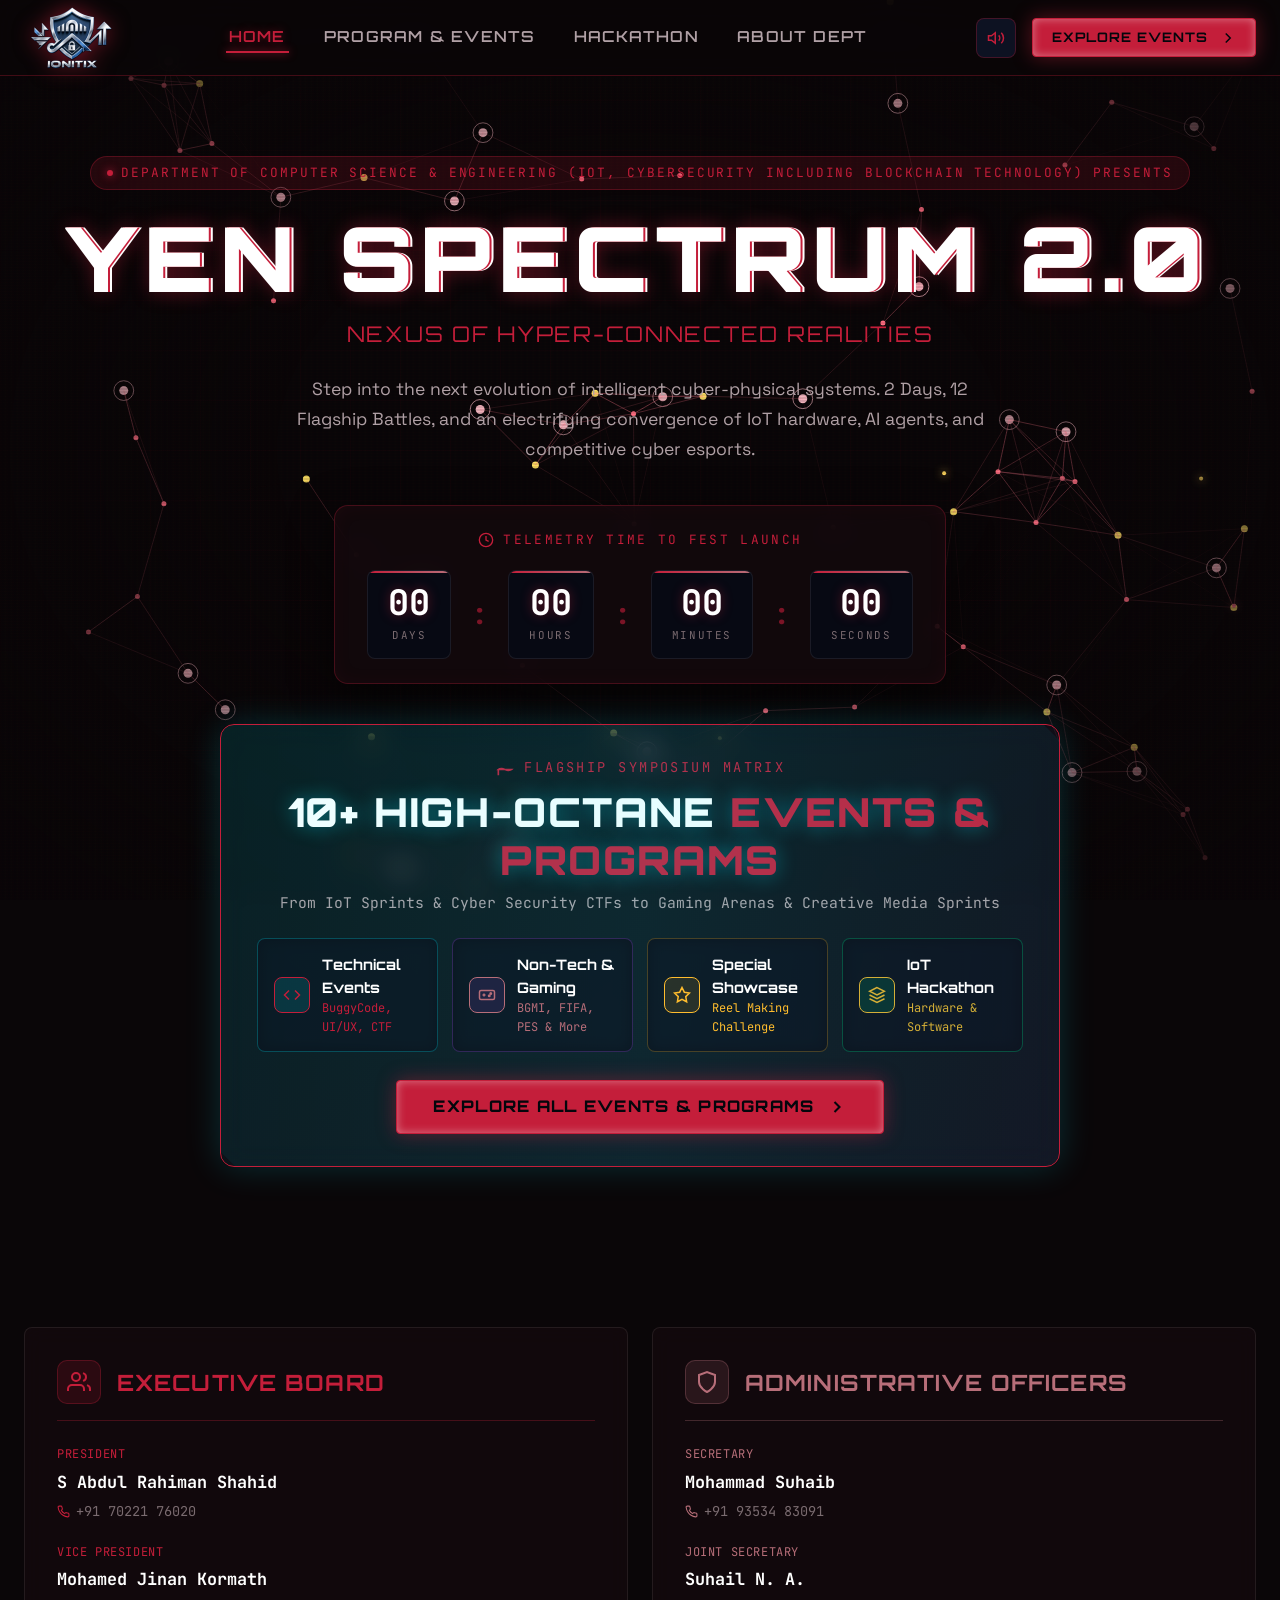
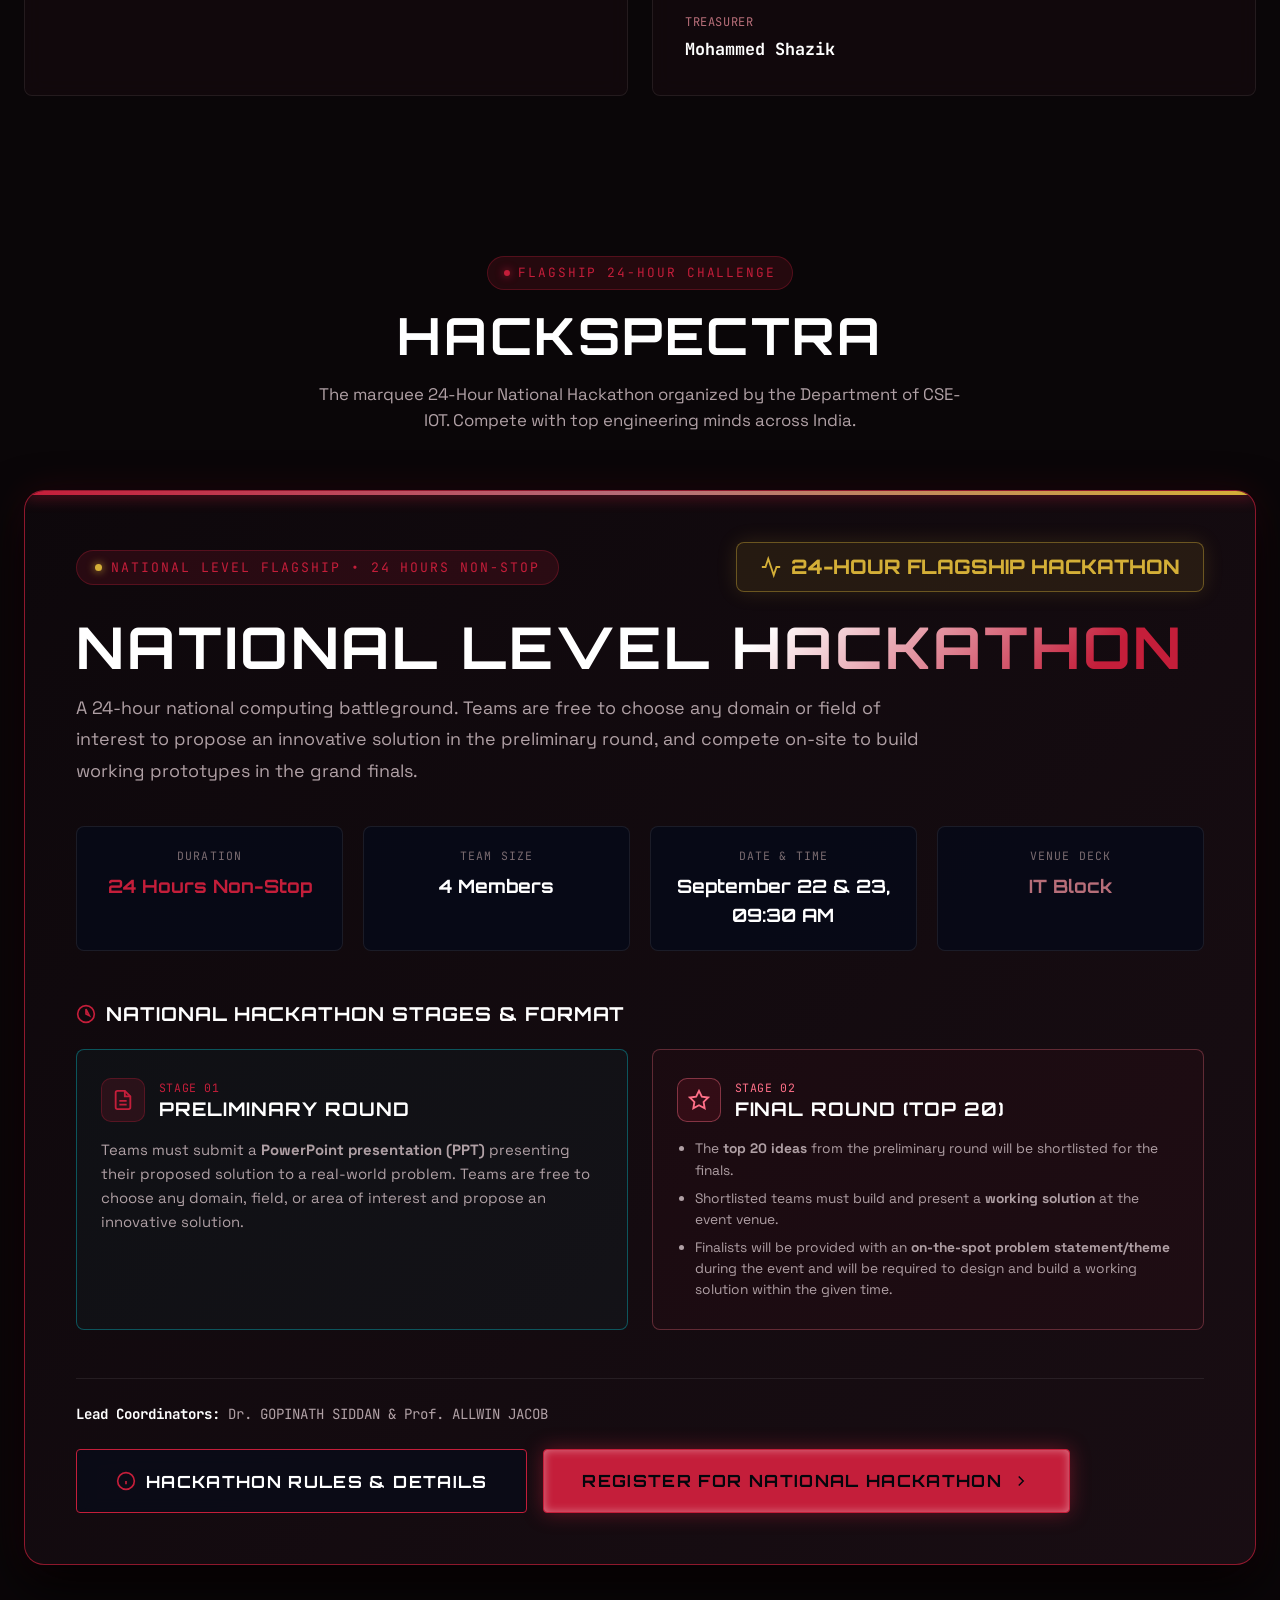
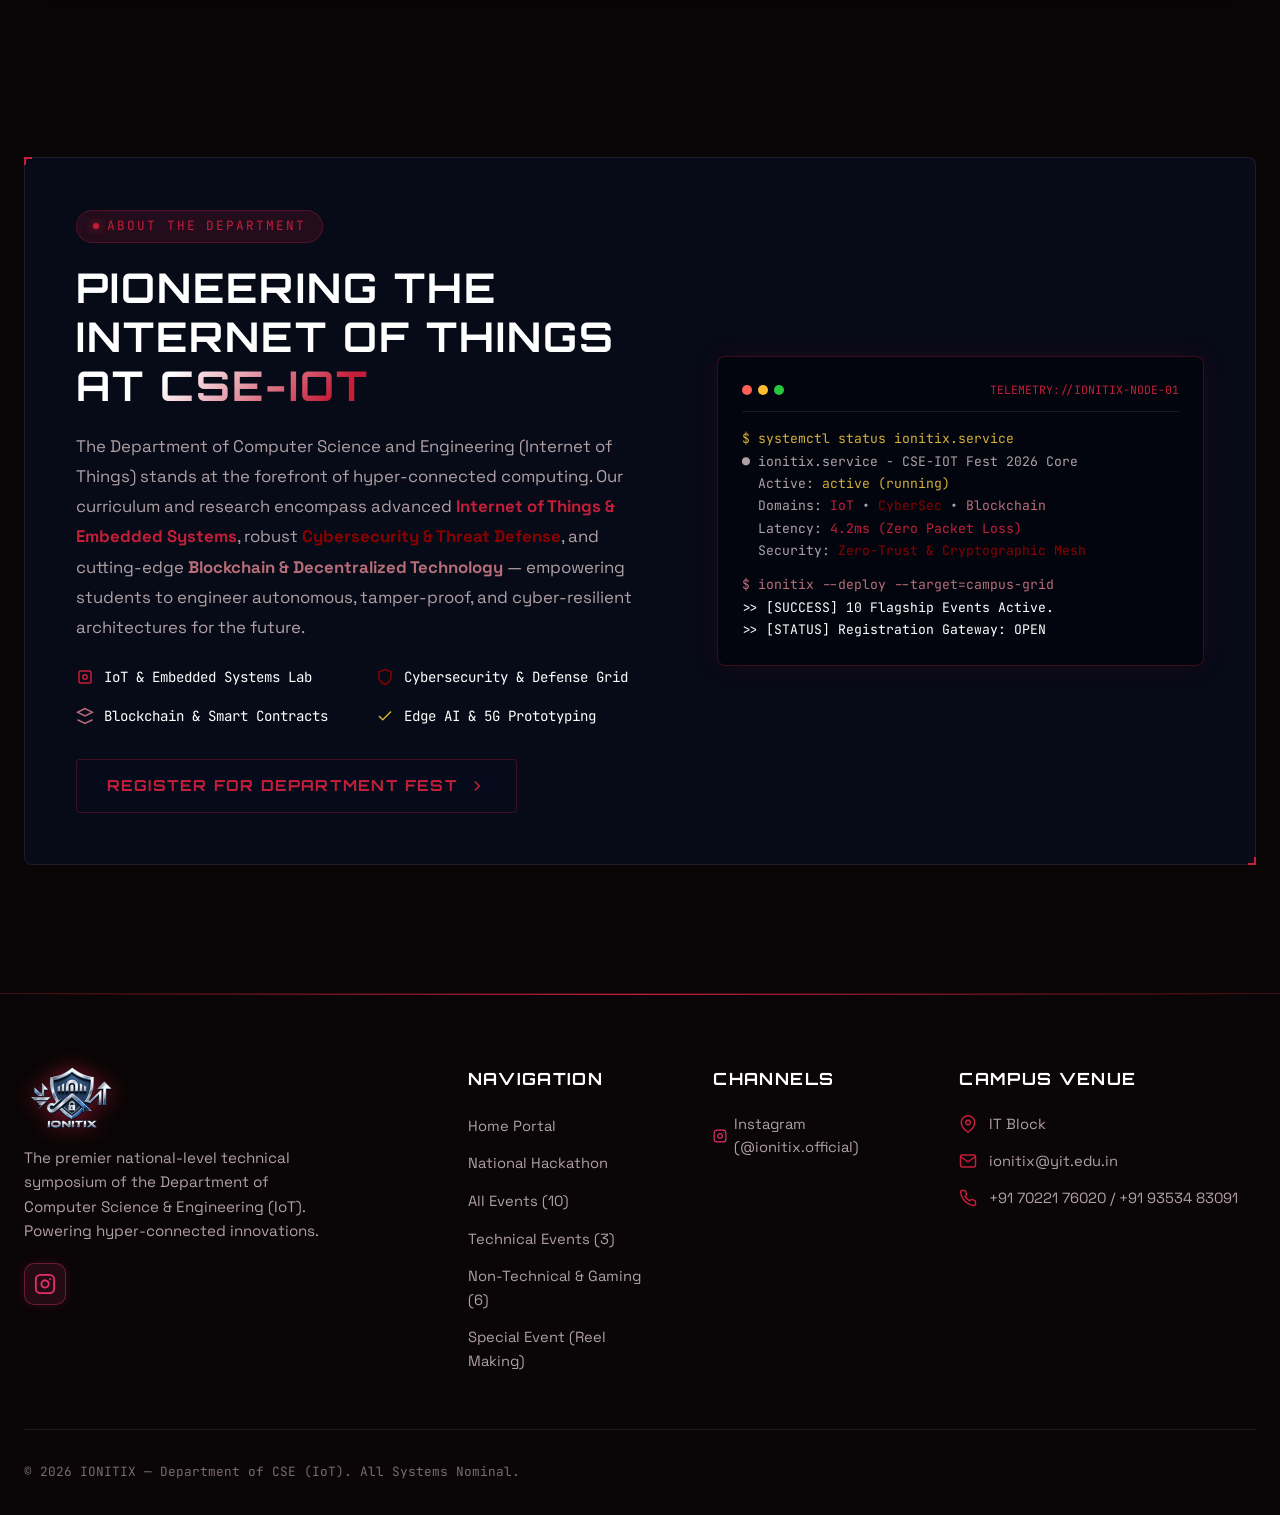
<file: index.html>
<!DOCTYPE html>
<html lang="en">
<head>
  <meta charset="UTF-8">
  <meta name="viewport" content="width=device-width, initial-scale=1.0">
  <title>IONITIX 2026 | Flagship Tech Fest — CSE (Internet of Things)</title>
  <meta name="description" content="IONITIX 2026 - The premier national-level technical symposium and college fest organized by the Department of Computer Science & Engineering (IoT). Explore 12+ high-octane events, IoT hackathons, robotics, and cyber clashes.">
  <meta name="keywords" content="IONITIX, CSE-IOT, College Fest, IoT Hackathon, Robotics, Cyber Arena, Tech Symposium, Computer Science">
  <meta name="theme-color" content="#060810">

  <!-- Core Stylesheets -->
  <link rel="stylesheet" href="styles/main.css?v=2">
  <link rel="stylesheet" href="styles/components.css?v=2">
  <link rel="stylesheet" href="styles/animations.css?v=4">
  <style>
    .blink-warning {
      animation: warning-blink 1s steps(1) infinite !important;
    }
    @keyframes warning-blink {
      0%, 100% {
        opacity: 1;
        box-shadow: 0 0 15px rgba(255, 95, 86, 0.6);
      }
      50% {
        opacity: 0.15;
        box-shadow: none;
      }
    }
  </style>
</head>
<body>

  <!-- Tech Background Overlays -->
  <canvas id="iot-mesh-canvas"></canvas>
  <div class="cyber-grid-overlay"></div>
  <div class="cyber-vignette"></div>
  <div class="scanline-effect"></div>

  <!-- Page Wrapper -->
  <div class="app-wrapper">

    <!-- ==========================================
         Cyber Navigation Bar
         ========================================== -->
    <nav class="cyber-nav">
      <div class="container nav-container">
        
        <!-- Brand Logo -->
        <a href="index.html" class="nav-brand">
          <div class="brand-logo-icon has-img">
            <img src="logo.png" alt="IONITIX Logo">
          </div>
          <div class="brand-text">
            <div class="brand-title">IONITIX<span>.26</span></div>
            <div class="brand-subtitle">DEPT OF CSE-IOT</div>
          </div>
        </a>

        <!-- Desktop Navigation Links -->
        <ul class="nav-links">
          <li><a href="index.html" class="nav-link active">Home</a></li>
          <li><a href="program.html" class="nav-link">Program &amp; Events</a></li>
          <li><a href="hackathon.html" class="nav-link">Hackathon</a></li>
          <li><a href="#about" class="nav-link">About Dept</a></li>
        </ul>

        <!-- Action Items -->
        <div class="nav-actions">
          <!-- Audio Synthesizer Toggle -->
          <button class="audio-btn" id="nav-audio-btn" aria-label="Toggle Audio Sound FX" title="Cyber Audio SFX">
            <svg viewBox="0 0 24 24" fill="none" stroke="currentColor" stroke-width="2">
              <polygon points="11 5 6 9 2 9 2 15 6 15 11 19 11 5"></polygon>
              <path d="M19.07 4.93a10 10 0 0 1 0 14.14M15.54 8.46a5 5 0 0 1 0 7.07"></path>
            </svg>
          </button>

          <!-- Direct Program Action -->
          <a href="program.html" class="btn btn-cyber-primary btn-sm nav-action-btn-desktop">
            <span>Explore Events</span>
            <svg viewBox="0 0 24 24" fill="none" stroke="currentColor" stroke-width="2"><polyline points="9 18 15 12 9 6"></polyline></svg>
          </a>

          <!-- Mobile Toggle Button -->
          <button class="mobile-toggle" aria-label="Open Mobile Navigation">
            <svg viewBox="0 0 24 24" fill="none" stroke="currentColor" stroke-width="2">
              <line x1="3" y1="12" x2="21" y2="12"></line>
              <line x1="3" y1="6" x2="21" y2="6"></line>
              <line x1="3" y1="18" x2="21" y2="18"></line>
            </svg>
          </button>
        </div>

      </div>
    </nav>

    <!-- Mobile Drawer -->
    <div class="mobile-drawer-backdrop"></div>
    <div class="mobile-drawer">
      <div class="mobile-drawer-header">
        <div class="brand-text">
          <div class="brand-title">IONITIX<span>.26</span></div>
          <div class="brand-subtitle">CSE-IOT NATIONAL FEST</div>
        </div>
        <button class="mobile-close-btn" aria-label="Close Menu">
          <svg viewBox="0 0 24 24" fill="none" stroke="currentColor" stroke-width="2"><line x1="18" y1="6" x2="6" y2="18"></line><line x1="6" y1="6" x2="18" y2="18"></line></svg>
        </button>
      </div>

      <ul class="mobile-nav-links">
        <li>
          <a href="index.html" class="mobile-nav-link active">
            <span>01 HOME</span>
            <svg style="width: 18px; height: 18px;" viewBox="0 0 24 24" fill="none" stroke="currentColor" stroke-width="2"><polyline points="9 18 15 12 9 6"></polyline></svg>
          </a>
        </li>
        <li>
          <a href="program.html" class="mobile-nav-link">
            <span>02 PROGRAM &amp; EVENTS</span>
            <svg style="width: 18px; height: 18px;" viewBox="0 0 24 24" fill="none" stroke="currentColor" stroke-width="2"><polyline points="9 18 15 12 9 6"></polyline></svg>
          </a>
        </li>
        <li>
          <a href="hackathon.html" class="mobile-nav-link">
            <span>03 HACKATHON</span>
            <svg style="width: 18px; height: 18px;" viewBox="0 0 24 24" fill="none" stroke="currentColor" stroke-width="2"><polyline points="9 18 15 12 9 6"></polyline></svg>
          </a>
        </li>
        <li>
          <a href="#about" class="mobile-nav-link">
            <span>04 ABOUT CSE-IOT</span>
            <svg style="width: 18px; height: 18px;" viewBox="0 0 24 24" fill="none" stroke="currentColor" stroke-width="2"><polyline points="9 18 15 12 9 6"></polyline></svg>
          </a>
        </li>
      </ul>

      <div style="margin-top: auto; padding-top: 2rem; border-top: 1px solid var(--border-subtle);">
        <a href="program.html" class="btn btn-cyber-primary" style="width: 100%;">
          <span>View All Events</span>
          <svg viewBox="0 0 24 24" fill="none" stroke="currentColor" stroke-width="2"><polyline points="9 18 15 12 9 6"></polyline></svg>
        </a>
      </div>
    </div>

    <!-- ==========================================
         Main Content
         ========================================== -->
    <main class="main-content">
      
      <!-- HERO SECTION -->
      <section class="hero-section" style="padding: 5rem 0 6rem; position: relative; overflow: hidden;">
        <div class="container" style="text-align: center; display: flex; flex-direction: column; align-items: center;">
          
          <!-- Department Tag -->
          <div class="section-tag reveal-fade-up">
            <span>DEPARTMENT OF COMPUTER SCIENCE &amp; ENGINEERING (IoT, Cybersecurity including Blockchain Technology) PRESENTS</span>
          </div>

          <!-- Animated Main Title -->
          <h1 class="glitch-title section-title reveal-fade-up" data-text="YEN SPECTRUM 2.0" style="font-size: clamp(2.8rem, 7vw, 5.8rem); margin-bottom: 0.5rem; letter-spacing: 0.08em;">
            YEN SPECTRUM 2.0
          </h1>

          <!-- Tagline & Theme -->
          <p class="section-subtitle reveal-fade-up" style="font-size: clamp(1.05rem, 2.2vw, 1.35rem); color: var(--neon-cyan); font-family: var(--font-display); letter-spacing: 0.08em; margin-bottom: 1.5rem;" data-scramble="NEXUS OF HYPER-CONNECTED REALITIES">
            NEXUS OF HYPER-CONNECTED REALITIES
          </p>

          <p class="reveal-fade-up" style="max-width: 720px; color: var(--text-secondary); font-size: 1.1rem; line-height: 1.7; margin-bottom: 2.5rem;">
            Step into the next evolution of intelligent cyber-physical systems. 2 Days, 12 Flagship Battles, and an electrifying convergence of IoT hardware, AI agents, and competitive cyber esports.
          </p>



          <!-- Live Countdown Timer HUD -->
          <div class="countdown-wrapper reveal-scale-in">
            <div class="countdown-header">
              <svg style="width: 16px; height: 16px; color: var(--neon-cyan);" viewBox="0 0 24 24" fill="none" stroke="currentColor" stroke-width="2"><circle cx="12" cy="12" r="10"></circle><polyline points="12 6 12 12 16 14"></polyline></svg>
              <span>TELEMETRY TIME TO FEST LAUNCH</span>
            </div>
            <div class="countdown-grid">
              <div class="countdown-box">
                <span class="countdown-num" id="cd-days">24</span>
                <span class="countdown-label">DAYS</span>
              </div>
              <span class="countdown-divider">:</span>
              <div class="countdown-box">
                <span class="countdown-num" id="cd-hours">08</span>
                <span class="countdown-label">HOURS</span>
              </div>
              <span class="countdown-divider">:</span>
              <div class="countdown-box">
                <span class="countdown-num" id="cd-mins">45</span>
                <span class="countdown-label">MINUTES</span>
              </div>
              <span class="countdown-divider">:</span>
              <div class="countdown-box">
                <span class="countdown-num" id="cd-secs">12</span>
                <span class="countdown-label">SECONDS</span>
              </div>
            </div>
          </div>

          <!-- EVENTS & PROGRAMS SHOWCASE BANNER -->
          <div class="reveal-scale-in" style="margin-top: 2.5rem; width: 100%; max-width: 840px;">
            <div style="background: linear-gradient(135deg, rgba(0, 240, 255, 0.07), rgba(168, 85, 247, 0.07)); border: 1px solid var(--neon-cyan); border-radius: var(--radius-lg); padding: 2rem 2.25rem; text-align: center; position: relative; overflow: hidden; box-shadow: 0 0 35px rgba(0, 240, 255, 0.18); backdrop-filter: blur(14px);">
              <div style="position: absolute; top: -50%; left: -50%; width: 200%; height: 200%; background: linear-gradient(45deg, transparent, rgba(0, 240, 255, 0.1), transparent); transform: rotate(45deg); animation: shine-loop 5s infinite linear; pointer-events: none;"></div>
              
              <!-- Badge Tag -->
              <div style="font-family: var(--font-mono); font-size: 0.85rem; letter-spacing: 0.18em; text-transform: uppercase; color: var(--neon-cyan); margin-bottom: 0.6rem; display: flex; align-items: center; justify-content: center; gap: 0.6rem;">
                <svg style="width: 20px; height: 20px; color: var(--neon-cyan);" viewBox="0 0 24 24" fill="none" stroke="currentColor" stroke-width="2"><path d="M4 15s1-1 4-1 5 2 8 2 4-1 4-1z"></path><line x1="4" y1="22" x2="4" y2="15"></line></svg>
                <span>FLAGSHIP SYMPOSIUM MATRIX</span>
              </div>

              <!-- Main Title -->
              <div style="font-family: var(--font-display); font-size: clamp(1.6rem, 4vw, 2.5rem); font-weight: 900; color: #ffffff; text-shadow: 0 0 20px rgba(0, 240, 255, 0.4); line-height: 1.2; margin-bottom: 0.5rem; letter-spacing: 0.04em;">
                10+ HIGH-OCTANE <span style="color: var(--neon-cyan);">EVENTS &amp; PROGRAMS</span>
              </div>

              <p style="font-family: var(--font-mono); font-size: 0.92rem; color: var(--text-secondary); margin: 0 0 1.5rem 0; line-height: 1.5;">
                From IoT Sprints &amp; Cyber Security CTFs to Gaming Arenas &amp; Creative Media Sprints
              </p>

              <!-- Category Cards / Chips Grid -->
              <div style="display: grid; grid-template-columns: repeat(auto-fit, minmax(170px, 1fr)); gap: 0.85rem; margin-bottom: 1.75rem; text-align: left;">
                
                <div style="background: rgba(10, 16, 28, 0.7); border: 1px solid rgba(0, 240, 255, 0.25); border-radius: var(--radius-md); padding: 0.85rem 1rem; backdrop-filter: blur(8px); display: flex; align-items: center; gap: 0.75rem;">
                  <div style="width: 36px; height: 36px; border-radius: 8px; background: rgba(0, 240, 255, 0.12); border: 1px solid var(--neon-cyan); display: flex; align-items: center; justify-content: center; flex-shrink: 0;">
                    <svg style="width: 18px; height: 18px; color: var(--neon-cyan);" viewBox="0 0 24 24" fill="none" stroke="currentColor" stroke-width="2"><polyline points="16 18 22 12 16 6"></polyline><polyline points="8 6 2 12 8 18"></polyline></svg>
                  </div>
                  <div>
                    <div style="font-family: var(--font-display); font-size: 0.9rem; font-weight: 700; color: #fff;">Technical Events</div>
                    <div style="font-family: var(--font-mono); font-size: 0.75rem; color: var(--neon-cyan);">BuggyCode, UI/UX, CTF</div>
                  </div>
                </div>

                <div style="background: rgba(10, 16, 28, 0.7); border: 1px solid rgba(168, 85, 247, 0.25); border-radius: var(--radius-md); padding: 0.85rem 1rem; backdrop-filter: blur(8px); display: flex; align-items: center; gap: 0.75rem;">
                  <div style="width: 36px; height: 36px; border-radius: 8px; background: rgba(168, 85, 247, 0.12); border: 1px solid var(--neon-purple); display: flex; align-items: center; justify-content: center; flex-shrink: 0;">
                    <svg style="width: 18px; height: 18px; color: var(--neon-purple);" viewBox="0 0 24 24" fill="none" stroke="currentColor" stroke-width="2"><rect x="2" y="6" width="20" height="12" rx="2"></rect><path d="M6 12h4m-2-2v4"></path><circle cx="17" cy="10" r="1"></circle><circle cx="15" cy="13" r="1"></circle></svg>
                  </div>
                  <div>
                    <div style="font-family: var(--font-display); font-size: 0.9rem; font-weight: 700; color: #fff;">Non-Tech &amp; Gaming</div>
                    <div style="font-family: var(--font-mono); font-size: 0.75rem; color: var(--neon-purple);">BGMI, FIFA, PES &amp; More</div>
                  </div>
                </div>

                <div style="background: rgba(10, 16, 28, 0.7); border: 1px solid rgba(255, 189, 46, 0.25); border-radius: var(--radius-md); padding: 0.85rem 1rem; backdrop-filter: blur(8px); display: flex; align-items: center; gap: 0.75rem;">
                  <div style="width: 36px; height: 36px; border-radius: 8px; background: rgba(255, 189, 46, 0.12); border: 1px solid #ffbd2e; display: flex; align-items: center; justify-content: center; flex-shrink: 0;">
                    <svg style="width: 18px; height: 18px; color: #ffbd2e;" viewBox="0 0 24 24" fill="none" stroke="currentColor" stroke-width="2"><polygon points="12 2 15.09 8.26 22 9.27 17 14.14 18.18 21.02 12 17.77 5.82 21.02 7 14.14 2 9.27 8.91 8.26 12 2"></polygon></svg>
                  </div>
                  <div>
                    <div style="font-family: var(--font-display); font-size: 0.9rem; font-weight: 700; color: #fff;">Special Showcase</div>
                    <div style="font-family: var(--font-mono); font-size: 0.75rem; color: #ffbd2e;">Reel Making Challenge</div>
                  </div>
                </div>

                <div style="background: rgba(10, 16, 28, 0.7); border: 1px solid rgba(0, 255, 157, 0.25); border-radius: var(--radius-md); padding: 0.85rem 1rem; backdrop-filter: blur(8px); display: flex; align-items: center; gap: 0.75rem;">
                  <div style="width: 36px; height: 36px; border-radius: 8px; background: rgba(0, 255, 157, 0.12); border: 1px solid var(--neon-emerald); display: flex; align-items: center; justify-content: center; flex-shrink: 0;">
                    <svg style="width: 18px; height: 18px; color: var(--neon-emerald);" viewBox="0 0 24 24" fill="none" stroke="currentColor" stroke-width="2"><path d="M12 2L2 7l10 5 10-5-10-5z"></path><path d="M2 17l10 5 10-5"></path><path d="M2 12l10 5 10-5"></path></svg>
                  </div>
                  <div>
                    <div style="font-family: var(--font-display); font-size: 0.9rem; font-weight: 700; color: #fff;">IoT Hackathon</div>
                    <div style="font-family: var(--font-mono); font-size: 0.75rem; color: var(--neon-emerald);">Hardware &amp; Software</div>
                  </div>
                </div>

              </div>

              <!-- Redirect Action Button -->
              <div>
                <a href="program.html" class="btn btn-cyber-primary" style="display: inline-flex; align-items: center; justify-content: center; gap: 0.75rem; padding: 0.85rem 2.25rem; font-size: 1rem; font-weight: 800; text-transform: uppercase; letter-spacing: 0.08em; text-decoration: none;">
                  <span>EXPLORE ALL EVENTS &amp; PROGRAMS</span>
                  <svg style="width: 20px; height: 20px; transition: transform 0.3s ease;" viewBox="0 0 24 24" fill="none" stroke="currentColor" stroke-width="2.5"><polyline points="9 18 15 12 9 6"></polyline></svg>
                </a>
              </div>

            </div>
          </div>

        </div>
      </section>

      <!-- BOARDS BANNER -->
      <section class="stats-section" style="position: relative; z-index: 5;">
        <div class="container">
          <div style="display: grid; grid-template-columns: repeat(auto-fit, minmax(300px, 1fr)); gap: 1.5rem; margin: 4rem 0;">
            
            <!-- Executive Board -->
            <div class="stat-card reveal-fade-up" style="text-align: left; padding: 2rem;">
              <div style="display: flex; align-items: center; gap: 1rem; border-bottom: 1px solid var(--border-cyan); padding-bottom: 1rem; margin-bottom: 1.5rem;">
                <div class="stat-icon" style="margin: 0; width: 44px; height: 44px; flex-shrink: 0;">
                  <svg viewBox="0 0 24 24" fill="none" stroke="currentColor" stroke-width="2"><path d="M17 21v-2a4 4 0 0 0-4-4H5a4 4 0 0 0-4 4v2"></path><circle cx="9" cy="7" r="4"></circle><path d="M23 21v-2a4 4 0 0 0-3-3.87"></path><path d="M16 3.13a4 4 0 0 1 0 7.75"></path></svg>
                </div>
                <h3 style="font-size: 1.4rem; color: var(--neon-cyan); margin: 0; font-family: var(--font-display); letter-spacing: 0.05em;">EXECUTIVE BOARD</h3>
              </div>
              <ul style="list-style: none; display: flex; flex-direction: column; gap: 1.25rem; font-family: var(--font-mono); font-size: 0.95rem; color: var(--text-secondary); padding: 0;">
                <li style="display: flex; flex-direction: column; gap: 0.25rem;">
                  <span style="color: var(--neon-cyan); font-size: 0.75rem; letter-spacing: 0.05em;">PRESIDENT</span>
                  <strong style="color: #fff; font-size: 1.05rem;">S Abdul Rahiman Shahid</strong>
                  <a href="tel:+917022176020" style="color: var(--text-muted); font-size: 0.85rem; text-decoration: none; display: flex; align-items: center; gap: 0.35rem; margin-top: 0.1rem;">
                    <svg style="width: 13px; height: 13px; color: var(--neon-cyan);" viewBox="0 0 24 24" fill="none" stroke="currentColor" stroke-width="2"><path d="M22 16.92v3a2 2 0 0 1-2.18 2 19.79 19.79 0 0 1-8.63-3.07 19.5 19.5 0 0 1-6-6 19.79 19.79 0 0 1-3.07-8.67A2 2 0 0 1 4.11 2h3a2 2 0 0 1 2 1.72 12.84 12.84 0 0 0 .7 2.81 2 2 0 0 1-.45 2.11L8.09 9.91a16 16 0 0 0 6 6l1.27-1.27a2 2 0 0 1 2.11-.45 12.84 12.84 0 0 0 2.81.7A2 2 0 0 1 22 16.92z"></path></svg>
                    <span>+91 70221 76020</span>
                  </a>
                </li>
                <li style="display: flex; flex-direction: column; gap: 0.25rem;">
                  <span style="color: var(--neon-cyan); font-size: 0.75rem; letter-spacing: 0.05em;">VICE PRESIDENT</span>
                  <strong style="color: #fff; font-size: 1.05rem;">Mohamed Jinan Kormath</strong>
                </li>
              </ul>
            </div>

            <!-- Administrative Officers -->
            <div class="stat-card reveal-fade-up" style="transition-delay: 0.1s; text-align: left; padding: 2rem;">
              <div style="display: flex; align-items: center; gap: 1rem; border-bottom: 1px solid var(--border-purple); padding-bottom: 1rem; margin-bottom: 1.5rem;">
                <div class="stat-icon" style="margin: 0; width: 44px; height: 44px; flex-shrink: 0; color: var(--neon-purple); border-color: var(--border-purple); background: var(--neon-purple-dim);">
                  <svg viewBox="0 0 24 24" fill="none" stroke="currentColor" stroke-width="2"><path d="M12 22s8-4 8-10V5l-8-3-8 3v7c0 6 8 10 8 10z"></path></svg>
                </div>
                <h3 style="font-size: 1.4rem; color: var(--neon-purple); margin: 0; font-family: var(--font-display); letter-spacing: 0.05em;">ADMINISTRATIVE OFFICERS</h3>
              </div>
              <ul style="list-style: none; display: flex; flex-direction: column; gap: 1.25rem; font-family: var(--font-mono); font-size: 0.95rem; color: var(--text-secondary); padding: 0;">
                <li style="display: flex; flex-direction: column; gap: 0.25rem;">
                  <span style="color: var(--neon-purple); font-size: 0.75rem; letter-spacing: 0.05em;">SECRETARY</span>
                  <strong style="color: #fff; font-size: 1.05rem;">Mohammad Suhaib</strong>
                  <a href="tel:+919353483091" style="color: var(--text-muted); font-size: 0.85rem; text-decoration: none; display: flex; align-items: center; gap: 0.35rem; margin-top: 0.1rem;">
                    <svg style="width: 13px; height: 13px; color: var(--neon-purple);" viewBox="0 0 24 24" fill="none" stroke="currentColor" stroke-width="2"><path d="M22 16.92v3a2 2 0 0 1-2.18 2 19.79 19.79 0 0 1-8.63-3.07 19.5 19.5 0 0 1-6-6 19.79 19.79 0 0 1-3.07-8.67A2 2 0 0 1 4.11 2h3a2 2 0 0 1 2 1.72 12.84 12.84 0 0 0 .7 2.81 2 2 0 0 1-.45 2.11L8.09 9.91a16 16 0 0 0 6 6l1.27-1.27a2 2 0 0 1 2.11-.45 12.84 12.84 0 0 0 2.81.7A2 2 0 0 1 22 16.92z"></path></svg>
                    <span>+91 93534 83091</span>
                  </a>
                </li>
                <li style="display: flex; flex-direction: column; gap: 0.25rem;">
                  <span style="color: var(--neon-purple); font-size: 0.75rem; letter-spacing: 0.05em;">JOINT SECRETARY</span>
                  <strong style="color: #fff; font-size: 1.05rem;">Suhail N. A.</strong>
                </li>
                <li style="display: flex; flex-direction: column; gap: 0.25rem;">
                  <span style="color: var(--neon-purple); font-size: 0.75rem; letter-spacing: 0.05em;">TREASURER</span>
                  <strong style="color: #fff; font-size: 1.05rem;">Mohammed Shazik</strong>
                </li>
              </ul>
            </div>

          </div>
        </div>
      </section>

      <!-- NATIONAL LEVEL HACKATHON FEATURED SHOWCASE -->
      <section id="highlights" class="highlights-section" style="padding: 6rem 0; position: relative;">
        <div class="container">
          
          <div class="section-header">
            <div class="section-tag reveal-fade-up">
              <span>FLAGSHIP 24-HOUR CHALLENGE</span>
            </div>
            <h2 class="section-title reveal-fade-up">HACKSPECTRA</h2>
            <p class="section-subtitle reveal-fade-up">
              The marquee 24-Hour National Hackathon organized by the Department of CSE-IOT. Compete with top engineering minds across India.
            </p>
          </div>

          <!-- Featured Grand Hackathon Card -->
          <div class="hackathon-feature-card reveal-fade-up">
            
            <!-- Top Badges Row -->
            <div class="hack-header-badge-row">
              <div class="hack-tag-live">
                <span class="pulse-dot"></span>
                <span>NATIONAL LEVEL FLAGSHIP • 24 HOURS NON-STOP</span>
              </div>
              <div class="hack-prize-hero-badge">
                <svg style="width: 22px; height: 22px; color: var(--neon-emerald);" viewBox="0 0 24 24" fill="none" stroke="currentColor" stroke-width="2"><polyline points="22 12 18 12 15 21 9 3 6 12 2 12"></polyline></svg>
                <span>24-HOUR FLAGSHIP HACKATHON</span>
              </div>
            </div>

            <!-- Title & Pitch -->
            <h3 class="hack-main-title">
              NATIONAL LEVEL <span class="gradient-text-cyan">HACKATHON</span>
            </h3>
            <p class="hack-main-pitch">
              A 24-hour national computing battleground. Teams are free to choose any domain or field of interest to propose an innovative solution in the preliminary round, and compete on-site to build working prototypes in the grand finals.
            </p>

            <!-- Key Metrics Chips Grid -->
            <div class="hack-meta-chips">
              <div class="hack-chip">
                <div class="hack-chip-label">DURATION</div>
                <div class="hack-chip-val" style="color: var(--neon-cyan);">24 Hours Non-Stop</div>
              </div>
              <div class="hack-chip">
                <div class="hack-chip-label">TEAM SIZE</div>
                <div class="hack-chip-val">4 Members</div>
              </div>
              <div class="hack-chip">
                <div class="hack-chip-label">DATE &amp; TIME</div>
                <div class="hack-chip-val">September 22 &amp; 23, 09:30 AM</div>
              </div>
              <div class="hack-chip">
                <div class="hack-chip-label">VENUE DECK</div>
                <div class="hack-chip-val" style="color: var(--neon-purple);">IT Block</div>
              </div>
            </div>

            <!-- Hackathon Structure & Format -->
            <div style="margin-bottom: 1.5rem;">
              <h4 style="font-family: var(--font-display); font-size: 1.2rem; color: #ffffff; margin-bottom: 1.25rem; display: flex; align-items: center; gap: 0.6rem;">
                <svg style="width: 20px; height: 20px; color: var(--neon-cyan);" viewBox="0 0 24 24" fill="none" stroke="currentColor" stroke-width="2"><circle cx="12" cy="12" r="10"></circle><polygon points="12 6 12 12 16 14"></polygon></svg>
                <span>NATIONAL HACKATHON STAGES &amp; FORMAT</span>
              </h4>

              <div class="hack-tracks-grid" style="grid-template-columns: repeat(auto-fit, minmax(280px, 1fr));">
                
                <!-- Stage 01: Prelims Round -->
                <div class="hack-track-item" style="border-color: rgba(0, 240, 255, 0.3); background: rgba(0, 240, 255, 0.03);">
                  <div class="hack-track-item-header">
                    <div class="hack-track-icon" style="color: var(--neon-cyan); border-color: var(--border-cyan); background: var(--neon-cyan-dim);">
                      <svg viewBox="0 0 24 24" fill="none" stroke="currentColor" stroke-width="2"><path d="M14 2H6a2 2 0 0 0-2 2v16a2 2 0 0 0 2 2h12a2 2 0 0 0 2-2V8z"></path><polyline points="14 2 14 8 20 8"></polyline><line x1="16" y1="13" x2="8" y2="13"></line><line x1="16" y1="17" x2="8" y2="17"></line></svg>
                    </div>
                    <div>
                      <span style="font-family: var(--font-mono); font-size: 0.72rem; color: var(--neon-cyan); text-transform: uppercase; letter-spacing: 0.05em; display: block;">Stage 01</span>
                      <h5 class="hack-track-title" style="margin: 0;">Preliminary Round</h5>
                    </div>
                  </div>
                  <p class="hack-track-desc" style="color: var(--text-secondary); line-height: 1.6;">
                    Teams must submit a <strong>PowerPoint presentation (PPT)</strong> presenting their proposed solution to a real-world problem. Teams are free to choose any domain, field, or area of interest and propose an innovative solution.
                  </p>
                </div>

                <!-- Stage 02: Final Round -->
                <div class="hack-track-item" style="border-color: rgba(255, 112, 136, 0.3); background: rgba(196, 30, 58, 0.04);">
                  <div class="hack-track-item-header">
                    <div class="hack-track-icon" style="color: #FF7088; border-color: rgba(255, 112, 136, 0.4); background: rgba(196, 30, 58, 0.15);">
                      <svg viewBox="0 0 24 24" fill="none" stroke="currentColor" stroke-width="2"><polygon points="12 2 15.09 8.26 22 9.27 17 14.14 18.18 21.02 12 17.77 5.82 21.02 7 14.14 2 9.27 8.91 8.26 12 2"></polygon></svg>
                    </div>
                    <div>
                      <span style="font-family: var(--font-mono); font-size: 0.72rem; color: #FF7088; text-transform: uppercase; letter-spacing: 0.05em; display: block;">Stage 02</span>
                      <h5 class="hack-track-title" style="margin: 0;">Final Round (Top 20)</h5>
                    </div>
                  </div>
                  <ul style="padding-left: 1.1rem; margin: 0; font-size: 0.86rem; color: var(--text-secondary); line-height: 1.55; display: flex; flex-direction: column; gap: 0.4rem;">
                    <li>The <strong>top 20 ideas</strong> from the preliminary round will be shortlisted for the finals.</li>
                    <li>Shortlisted teams must build and present a <strong>working solution</strong> at the event venue.</li>
                    <li>Finalists will be provided with an <strong>on-the-spot problem statement/theme</strong> during the event and will be required to design and build a working solution within the given time.</li>
                  </ul>
                </div>

              </div>
            </div>



            <!-- Bottom Action Row -->
            <div class="hack-bottom-action-row" style="display: flex; align-items: center; justify-content: space-between; gap: 1.5rem; flex-wrap: wrap; padding-top: 1.5rem; border-top: 1px solid var(--border-subtle);">
              <div style="font-family: var(--font-mono); font-size: 0.88rem; color: var(--text-secondary);">
                <strong style="color: #fff;">Lead Coordinators:</strong> Dr. GOPINATH SIDDAN &amp; Prof. ALLWIN JACOB
              </div>

              <div style="display: flex; gap: 1rem; flex-wrap: wrap;">
                <button class="btn btn-cyber-outline btn-lg open-hackathon-details-btn" style="border-color: var(--neon-cyan); color: #fff;">
                  <svg style="width: 20px; height: 20px; color: var(--neon-cyan);" viewBox="0 0 24 24" fill="none" stroke="currentColor" stroke-width="2"><circle cx="12" cy="12" r="10"></circle><line x1="12" y1="16" x2="12" y2="12"></line><line x1="12" y1="8" x2="12.01" y2="8"></line></svg>
                  <span>Hackathon Rules &amp; Details</span>
                </button>
                <a href="https://spectrum24h-hackathon.fillout.com/registration" target="_blank" rel="noopener noreferrer" class="btn btn-cyber-primary btn-lg">
                  <span>Register for National Hackathon</span>
                  <svg viewBox="0 0 24 24" fill="none" stroke="currentColor" stroke-width="2"><polyline points="9 18 15 12 9 6"></polyline></svg>
                </a>
              </div>
            </div>

          </div>

        </div>
      </section>

      <!-- ABOUT CSE-IOT & DEPARTMENT SHOWCASE -->
      <section id="about" class="about-section" style="padding: 6rem 0 8rem; position: relative;">
        <div class="container">
          
          <div class="cyber-box about-box">
            <div class="about-grid">
              
              <div>
                <div class="section-tag" style="margin-bottom: 1.25rem;">
                  <span>ABOUT THE DEPARTMENT</span>
                </div>
                <h2 style="font-size: clamp(1.8rem, 3.2vw, 2.6rem); margin-bottom: 1.25rem; line-height: 1.2;">
                  PIONEERING THE INTERNET OF THINGS AT <span class="gradient-text-cyan">CSE-IOT</span>
                </h2>
                <p style="color: var(--text-secondary); font-size: 1.05rem; line-height: 1.8; margin-bottom: 1.5rem;">
                  The Department of Computer Science and Engineering (Internet of Things) stands at the forefront of hyper-connected computing. Our curriculum and research encompass advanced <strong style="color: var(--neon-cyan);">Internet of Things &amp; Embedded Systems</strong>, robust <strong style="color: var(--neon-rose);">Cybersecurity &amp; Threat Defense</strong>, and cutting-edge <strong style="color: var(--neon-purple);">Blockchain &amp; Decentralized Technology</strong> — empowering students to engineer autonomous, tamper-proof, and cyber-resilient architectures for the future.
                </p>

                <div class="dept-features-grid">
                  <div class="dept-feature-item">
                    <svg style="width: 18px; height: 18px; color: var(--neon-cyan);" viewBox="0 0 24 24" fill="none" stroke="currentColor" stroke-width="2"><rect x="4" y="4" width="16" height="16" rx="2"></rect><circle cx="12" cy="12" r="3"></circle></svg>
                    <span>IoT &amp; Embedded Systems Lab</span>
                  </div>
                  <div class="dept-feature-item">
                    <svg style="width: 18px; height: 18px; color: var(--neon-rose);" viewBox="0 0 24 24" fill="none" stroke="currentColor" stroke-width="2"><path d="M12 22s8-4 8-10V5l-8-3-8 3v7c0 6 8 10 8 10z"></path></svg>
                    <span>Cybersecurity &amp; Defense Grid</span>
                  </div>
                  <div class="dept-feature-item">
                    <svg style="width: 18px; height: 18px; color: var(--neon-purple);" viewBox="0 0 24 24" fill="none" stroke="currentColor" stroke-width="2"><polygon points="12 2 2 7 12 12 22 7 12 2"></polygon><polyline points="2 17 12 22 22 17"></polyline></svg>
                    <span>Blockchain &amp; Smart Contracts</span>
                  </div>
                  <div class="dept-feature-item">
                    <svg style="width: 18px; height: 18px; color: var(--neon-emerald);" viewBox="0 0 24 24" fill="none" stroke="currentColor" stroke-width="2"><polyline points="20 6 9 17 4 12"></polyline></svg>
                    <span>Edge AI &amp; 5G Prototyping</span>
                  </div>
                </div>

                <a href="program.html" class="btn btn-cyber-outline">
                  <span>Register For Department Fest</span>
                  <svg viewBox="0 0 24 24" fill="none" stroke="currentColor" stroke-width="2"><polyline points="9 18 15 12 9 6"></polyline></svg>
                </a>
              </div>

              <!-- Terminal Telemetry Card -->
              <div class="terminal-telemetry-card">
                <div style="display: flex; align-items: center; justify-content: space-between; border-bottom: 1px solid var(--border-subtle); padding-bottom: 0.75rem; margin-bottom: 1rem;">
                  <div style="display: flex; gap: 6px;">
                    <span style="width: 10px; height: 10px; border-radius: 50%; background: #ff5f56; display: inline-block;"></span>
                    <span style="width: 10px; height: 10px; border-radius: 50%; background: #ffbd2e; display: inline-block;"></span>
                    <span style="width: 10px; height: 10px; border-radius: 50%; background: #27c93f; display: inline-block;"></span>
                  </div>
                  <span style="font-size: 0.72rem; color: var(--neon-cyan);">TELEMETRY://IONITIX-NODE-01</span>
                </div>

                <div style="font-size: 0.82rem; color: var(--text-secondary); line-height: 1.7;">
                  <p style="color: var(--neon-emerald);">$ systemctl status ionitix.service</p>
                  <p>● ionitix.service - CSE-IOT Fest 2026 Core</p>
                  <p>&nbsp;&nbsp;Active: <span style="color: var(--neon-emerald);">active (running)</span></p>
                  <p>&nbsp;&nbsp;Domains: <span style="color: var(--neon-cyan);">IoT</span> • <span style="color: var(--neon-rose);">CyberSec</span> • <span style="color: var(--neon-purple);">Blockchain</span></p>
                  <p>&nbsp;&nbsp;Latency: <span style="color: var(--neon-cyan);">4.2ms (Zero Packet Loss)</span></p>
                  <p>&nbsp;&nbsp;Security: <span style="color: var(--neon-rose);">Zero-Trust &amp; Cryptographic Mesh</span></p>
                  <p style="margin-top: 0.75rem; color: var(--neon-purple);">$ ionitix --deploy --target=campus-grid</p>
                  <p style="color: #fff;">>> [SUCCESS] 10 Flagship Events Active.</p>
                  <p style="color: #fff;">>> [STATUS] Registration Gateway: OPEN</p>
                </div>
              </div>

            </div>
          </div>

        </div>
      </section>

    </main>

    <!-- ==========================================
         Technocore Footer
         ========================================== -->
    <footer class="cyber-footer">
      <div class="container">
        
        <div class="footer-grid">
          
          <div class="footer-brand">
            <div class="nav-brand" style="margin-bottom: 1rem;">
              <div class="brand-logo-icon has-img">
                <img src="logo.png" alt="IONITIX Logo">
              </div>
              <div class="brand-text">
                <div class="brand-title">IONITIX<span>.26</span></div>
                <div class="brand-subtitle">DEPT OF CSE-IOT</div>
              </div>
            </div>
            <p>
              The premier national-level technical symposium of the Department of Computer Science &amp; Engineering (IoT). Powering hyper-connected innovations.
            </p>
            <div style="margin-top: 1.25rem;">
              <a href="https://www.instagram.com/ionitix.official?igsi=dW5oZ2pnMnZwczl3" target="_blank" rel="noopener noreferrer" class="footer-social-icon-only" title="Instagram (@ionitix.official)" aria-label="Instagram">
                <svg style="width: 22px; height: 22px;" viewBox="0 0 24 24" fill="none" stroke="currentColor" stroke-width="2" stroke-linecap="round" stroke-linejoin="round">
                  <rect x="2" y="2" width="20" height="20" rx="5" ry="5"></rect>
                  <path d="M16 11.37A4 4 0 1 1 12.63 8 4 4 0 0 1 16 11.37z"></path>
                  <line x1="17.5" y1="6.5" x2="17.51" y2="6.5"></line>
                </svg>
              </a>
            </div>
          </div>

          <div>
            <h4 class="footer-col-title">NAVIGATION</h4>
            <ul class="footer-links">
              <li><a href="index.html" class="footer-link">Home Portal</a></li>
              <li><a href="hackathon.html" class="footer-link">National Hackathon</a></li>
              <li><a href="program.html" class="footer-link">All Events (10)</a></li>
              <li><a href="program.html?tab=tech" class="footer-link">Technical Events (3)</a></li>
              <li><a href="program.html?tab=non-tech" class="footer-link">Non-Technical &amp; Gaming (6)</a></li>
              <li><a href="program.html?tab=special" class="footer-link">Special Event (Reel Making)</a></li>
            </ul>
          </div>

          <div>
            <h4 class="footer-col-title">CHANNELS</h4>
            <ul class="footer-links">
              <li>
                <a href="https://www.instagram.com/ionitix.official?igsi=dW5oZ2pnMnZwczl3" target="_blank" rel="noopener noreferrer" class="footer-link">
                  <svg style="width: 16px; height: 16px; color: #e1306c;" viewBox="0 0 24 24" fill="none" stroke="currentColor" stroke-width="2" stroke-linecap="round" stroke-linejoin="round">
                    <rect x="2" y="2" width="20" height="20" rx="5" ry="5"></rect>
                    <path d="M16 11.37A4 4 0 1 1 12.63 8 4 4 0 0 1 16 11.37z"></path>
                    <line x1="17.5" y1="6.5" x2="17.51" y2="6.5"></line>
                  </svg>
                  <span>Instagram (@ionitix.official)</span>
                </a>
              </li>
            </ul>
          </div>

          <div>
            <h4 class="footer-col-title">CAMPUS VENUE</h4>
            <div class="footer-contact-item">
              <svg viewBox="0 0 24 24" fill="none" stroke="currentColor" stroke-width="2"><path d="M21 10c0 7-9 13-9 13s-9-6-9-13a9 9 0 0 1 18 0z"></path><circle cx="12" cy="10" r="3"></circle></svg>
              <span>IT Block</span>
            </div>
            <div class="footer-contact-item">
              <svg viewBox="0 0 24 24" fill="none" stroke="currentColor" stroke-width="2"><path d="M4 4h16c1.1 0 2 .9 2 2v12c0 1.1-.9 2-2 2H4c-1.1 0-2-.9-2-2V6c0-1.1.9-2 2-2z"></path><polyline points="22,6 12,13 2,6"></polyline></svg>
              <a href="mailto:ionitix@yit.edu.in" style="color: inherit; text-decoration: none;">ionitix@yit.edu.in</a>
            </div>
            <div class="footer-contact-item">
              <svg viewBox="0 0 24 24" fill="none" stroke="currentColor" stroke-width="2"><path d="M22 16.92v3a2 2 0 0 1-2.18 2 19.79 19.79 0 0 1-8.63-3.07 19.5 19.5 0 0 1-6-6 19.79 19.79 0 0 1-3.07-8.67A2 2 0 0 1 4.11 2h3a2 2 0 0 1 2 1.72 12.84 12.84 0 0 0 .7 2.81 2 2 0 0 1-.45 2.11L8.09 9.91a16 16 0 0 0 6 6l1.27-1.27a2 2 0 0 1 2.11-.45 12.84 12.84 0 0 0 2.81.7A2 2 0 0 1 22 16.92z"></path></svg>
              <span><a href="tel:+917022176020" style="color: inherit; text-decoration: none;">+91 70221 76020</a> / <a href="tel:+919353483091" style="color: inherit; text-decoration: none;">+91 93534 83091</a></span>
            </div>
          </div>

        </div>

        <div class="footer-bottom">
          <div>© 2026 IONITIX — Department of CSE (IoT). All Systems Nominal.</div>
        </div>

      </div>
    </footer>

  </div>

  <!-- ==========================================
       National Hackathon Rules & Format Modal
       ========================================== -->
  <div class="cyber-modal-backdrop" id="hackathon-modal-backdrop">
    <div class="cyber-modal" style="max-width: 840px; width: 92%;">
      
      <!-- Modal Header -->
      <div class="modal-header" style="border-bottom: 1px solid var(--border-subtle); padding-bottom: 1.25rem;">
        <div class="modal-header-info">
          <div class="section-tag" style="background: rgba(196, 30, 58, 0.15); border-color: var(--primary-burgundy); color: #FF7088;">FLAGSHIP 24H HACKATHON OFFICIAL GUIDELINES</div>
          <h2 style="font-size: 1.75rem; color: #fff; margin-top: 0.35rem;">HACKSPECTRA NATIONAL HACKATHON</h2>
          <p style="font-family: var(--font-mono); font-size: 0.85rem; color: var(--neon-cyan);">General Rules, Preliminary Round Format &amp; Final Round Guidelines</p>
        </div>
        <button class="modal-close-btn" id="hackathon-modal-close-btn" aria-label="Close Dialog">
          <svg viewBox="0 0 24 24" fill="none" stroke="currentColor" stroke-width="2"><line x1="18" y1="6" x2="6" y2="18"></line><line x1="6" y1="6" x2="18" y2="18"></line></svg>
        </button>
      </div>

      <!-- Modal Body -->
      <div class="modal-body" style="padding: 1.5rem 1.75rem 2rem; max-height: 75vh; overflow-y: auto;">
        
        <!-- Key Meta Highlights Chips -->
        <div style="display: grid; grid-template-columns: repeat(auto-fit, minmax(210px, 1fr)); gap: 1rem; margin-bottom: 2rem;">
          <div style="background: var(--bg-tertiary); border: 1px solid var(--border-subtle); border-radius: var(--radius-sm); padding: 0.85rem 1rem; font-family: var(--font-mono);">
            <span style="color: var(--text-muted); display: block; font-size: 0.72rem; text-transform: uppercase; margin-bottom: 0.2rem;">Team Requirement</span>
            <strong style="color: var(--neon-rose); font-size: 0.95rem;">Exactly 4 Members</strong>
          </div>
          <div style="background: var(--bg-tertiary); border: 1px solid var(--border-subtle); border-radius: var(--radius-sm); padding: 0.85rem 1rem; font-family: var(--font-mono);">
            <span style="color: var(--text-muted); display: block; font-size: 0.72rem; text-transform: uppercase; margin-bottom: 0.2rem;">Institution</span>
            <strong style="color: #ffffff; font-size: 0.95rem;">Same College / University</strong>
          </div>
          <div style="background: var(--bg-tertiary); border: 1px solid var(--border-subtle); border-radius: var(--radius-sm); padding: 0.85rem 1rem; font-family: var(--font-mono);">
            <span style="color: var(--text-muted); display: block; font-size: 0.72rem; text-transform: uppercase; margin-bottom: 0.2rem;">Preliminary Fee</span>
            <strong style="color: var(--neon-emerald); font-size: 0.95rem;">FREE (No Entry Fee)</strong>
          </div>
        </div>

        <!-- Section 1: General Rules -->
        <div style="margin-bottom: 2.25rem;">
          <h3 style="font-family: var(--font-display); font-size: 1.25rem; color: #ffffff; margin-bottom: 1.25rem; display: flex; align-items: center; gap: 0.6rem; border-bottom: 1px solid var(--border-subtle); padding-bottom: 0.6rem;">
            <svg style="width: 22px; height: 22px; color: var(--primary-burgundy);" viewBox="0 0 24 24" fill="none" stroke="currentColor" stroke-width="2"><path d="M12 22s8-4 8-10V5l-8-3-8 3v7c0 6 8 10 8 10z"></path><polyline points="9 11 12 14 22 4"></polyline></svg>
            <span>GENERAL RULES</span>
          </h3>

          <ul style="display: flex; flex-direction: column; gap: 0.85rem; list-style: none; padding: 0; margin: 0;">
            <li style="display: flex; align-items: flex-start; gap: 0.75rem; font-size: 0.92rem; color: var(--text-secondary); line-height: 1.6;">
              <span style="color: var(--primary-burgundy); font-family: var(--font-mono); font-weight: 700; min-width: 35px;">01</span>
              <span>A team must consist of <strong>exactly 4 members</strong>.</span>
            </li>
            <li style="display: flex; align-items: flex-start; gap: 0.75rem; font-size: 0.92rem; color: var(--text-secondary); line-height: 1.6;">
              <span style="color: var(--primary-burgundy); font-family: var(--font-mono); font-weight: 700; min-width: 35px;">02</span>
              <span>All team members must belong to the <strong>same college/university</strong>.</span>
            </li>
            <li style="display: flex; align-items: flex-start; gap: 0.75rem; font-size: 0.92rem; color: var(--text-secondary); line-height: 1.6;">
              <span style="color: var(--primary-burgundy); font-family: var(--font-mono); font-weight: 700; min-width: 35px;">03</span>
              <span>Participants must bring their own <strong>laptops, chargers, power adapters, extension boards, mouse</strong>, and any other accessories or equipment needed for development.</span>
            </li>
            <li style="display: flex; align-items: flex-start; gap: 0.75rem; font-size: 0.92rem; color: var(--text-secondary); line-height: 1.6;">
              <span style="color: var(--primary-burgundy); font-family: var(--font-mono); font-weight: 700; min-width: 35px;">04</span>
              <span>Participants are expected to maintain professionalism, discipline, and decorum throughout the event and treat fellow participants, mentors, judges, and organizers with respect.</span>
            </li>
            <li style="display: flex; align-items: flex-start; gap: 0.75rem; font-size: 0.92rem; color: var(--text-secondary); line-height: 1.6;">
              <span style="color: var(--primary-burgundy); font-family: var(--font-mono); font-weight: 700; min-width: 35px;">05</span>
              <span>Teams must adhere to the event schedule. Late submissions or delays may result in disqualification.</span>
            </li>
            <li style="display: flex; align-items: flex-start; gap: 0.75rem; font-size: 0.92rem; color: var(--text-secondary); line-height: 1.6;">
              <span style="color: var(--primary-burgundy); font-family: var(--font-mono); font-weight: 700; min-width: 35px;">06</span>
              <span>Any form of plagiarism, cheating, or unfair means will lead to immediate disqualification.</span>
            </li>
            <li style="display: flex; align-items: flex-start; gap: 0.75rem; font-size: 0.92rem; color: var(--text-secondary); line-height: 1.6;">
              <span style="color: var(--primary-burgundy); font-family: var(--font-mono); font-weight: 700; min-width: 35px;">07</span>
              <span>The decision of the judges and organizing committee shall be final and binding.</span>
            </li>
            <li style="display: flex; align-items: flex-start; gap: 0.75rem; font-size: 0.92rem; color: var(--text-secondary); line-height: 1.6;">
              <span style="color: var(--primary-burgundy); font-family: var(--font-mono); font-weight: 700; min-width: 35px;">08</span>
              <span>Teams must create the repository using the organizer-provided GitHub account and must push their latest code <strong>at least once every hour</strong> throughout the hackathon to maintain a record of their progress.</span>
            </li>
            <li style="display: flex; align-items: flex-start; gap: 0.75rem; font-size: 0.92rem; color: var(--text-secondary); line-height: 1.6;">
              <span style="color: var(--primary-burgundy); font-family: var(--font-mono); font-weight: 700; min-width: 35px;">09</span>
              <span>Sleeping beds will be provided by the organizers at night.</span>
            </li>
          </ul>
        </div>

        <!-- Section 2: Event Format -->
        <div style="margin-bottom: 2rem;">
          <h3 style="font-family: var(--font-display); font-size: 1.25rem; color: #ffffff; margin-bottom: 1.25rem; display: flex; align-items: center; gap: 0.6rem; border-bottom: 1px solid var(--border-subtle); padding-bottom: 0.6rem;">
            <svg style="width: 22px; height: 22px; color: var(--neon-cyan);" viewBox="0 0 24 24" fill="none" stroke="currentColor" stroke-width="2"><polygon points="12 2 2 7 12 12 22 7 12 2"></polygon><polyline points="2 17 12 22 22 17"></polyline><polyline points="2 12 12 17 22 12"></polyline></svg>
            <span>EVENT FORMAT</span>
          </h3>

          <!-- Preliminary Round Box -->
          <div style="background: rgba(0, 240, 255, 0.04); border: 1px solid var(--border-cyan); border-radius: var(--radius-md); padding: 1.25rem 1.5rem; margin-bottom: 1.25rem;">
            <div style="display: flex; align-items: center; justify-content: space-between; margin-bottom: 0.75rem; flex-wrap: wrap; gap: 0.5rem;">
              <h4 style="font-family: var(--font-display); font-size: 1.1rem; color: var(--neon-cyan); margin: 0;">STAGE 01 PRELIMINARY ROUND</h4>
              <span style="font-family: var(--font-mono); font-size: 0.78rem; background: rgba(0, 240, 255, 0.12); color: var(--neon-cyan); border: 1px solid var(--border-cyan); padding: 0.2rem 0.6rem; border-radius: 20px;">PPT PROPOSAL SUBMISSION</span>
            </div>
            
            <p style="font-size: 0.92rem; color: var(--text-secondary); line-height: 1.65; margin: 0;">
              Teams must submit a <strong>PowerPoint presentation (PPT)</strong> presenting their proposed solution to a real-world problem. Teams are free to choose any domain, field, or area of interest and propose an innovative solution.
            </p>
          </div>

          <!-- Final Round Box -->
          <div style="background: rgba(196, 30, 58, 0.05); border: 1px solid var(--primary-burgundy); border-radius: var(--radius-md); padding: 1.25rem 1.5rem; margin-bottom: 1.25rem;">
            <div style="display: flex; align-items: center; justify-content: space-between; margin-bottom: 0.75rem; flex-wrap: wrap; gap: 0.5rem;">
              <h4 style="font-family: var(--font-display); font-size: 1.1rem; color: #FF7088; margin: 0;">STAGE 02 FINAL ROUND (TOP 20 SHORTLISTED)</h4>
              <span style="font-family: var(--font-mono); font-size: 0.78rem; background: rgba(196, 30, 58, 0.15); color: #FF7088; border: 1px solid var(--primary-burgundy); padding: 0.2rem 0.6rem; border-radius: 20px;">24H ON-SITE SPRINT</span>
            </div>

            <ul style="display: flex; flex-direction: column; gap: 0.6rem; list-style: none; padding: 0; margin-bottom: 1rem;">
              <li style="display: flex; align-items: flex-start; gap: 0.6rem; font-size: 0.9rem; color: var(--text-secondary); line-height: 1.55;">
                <span style="color: #FF7088;">&bull;</span>
                <span>The <strong>top 20 ideas</strong> from the preliminary round will be shortlisted for the finals.</span>
              </li>
              <li style="display: flex; align-items: flex-start; gap: 0.6rem; font-size: 0.9rem; color: var(--text-secondary); line-height: 1.55;">
                <span style="color: #FF7088;">&bull;</span>
                <span>Shortlisted teams must build and present a working solution at the event venue.</span>
              </li>
              <li style="display: flex; align-items: flex-start; gap: 0.6rem; font-size: 0.9rem; color: var(--text-secondary); line-height: 1.55;">
                <span style="color: #FF7088;">&bull;</span>
                <span>Finalists will be provided with an <strong>on-the-spot problem statement/theme</strong> during the event and will be required to design and build a working solution within the given time.</span>
              </li>
            </ul>

            <!-- Registration Fee Alert Box -->
            <div style="font-family: var(--font-mono); font-size: 0.82rem; color: #ffbd2e; background: rgba(255, 189, 46, 0.08); padding: 0.75rem 1rem; border-radius: var(--radius-sm); border: 1px solid rgba(255, 189, 46, 0.3); display: flex; align-items: center; gap: 0.6rem;">
              <svg style="width: 20px; height: 20px; color: #ffbd2e; flex-shrink: 0;" viewBox="0 0 24 24" fill="none" stroke="currentColor" stroke-width="2"><circle cx="12" cy="12" r="10"></circle><line x1="12" y1="8" x2="12" y2="12"></line><line x1="12" y1="16" x2="12.01" y2="16"></line></svg>
              <span><strong>Note:</strong> Registration fees are applicable ONLY to teams shortlisted for the final round. No registration fee is required at the preliminary round stage.</span>
            </div>
          </div>

        </div>

        <!-- Footer Action Row -->
        <div style="text-align: center; padding-top: 1rem; border-top: 1px solid var(--border-subtle); display: flex; justify-content: flex-end; gap: 1rem; flex-wrap: wrap;">
          <a href="brochure.pdf" download="brochure.pdf" target="_blank" class="btn btn-cyber-primary btn-lg" style="justify-content: center;">
            <span>Download Brochure</span>
            <svg viewBox="0 0 24 24" fill="none" stroke="currentColor" stroke-width="2"><path d="M21 15v4a2 2 0 0 1-2 2H5a2 2 0 0 1-2-2v-4"></path><polyline points="7 10 12 15 17 10"></polyline><line x1="12" y1="15" x2="12" y2="3"></line></svg>
          </a>
        </div>

      </div>
    </div>

  <!-- Scripts -->
  <script src="scripts/audio.js"></script>
  <script src="scripts/canvas-mesh.js?v=21"></script>
  <script src="scripts/events-data.js?v=21"></script>
  <script src="scripts/animations.js"></script>
  <script src="scripts/app.js?v=21"></script>

  <!-- Inline Countdown Guarantee -->
  <script>
    (function() {
      const target = new Date('2026-09-22T09:00:00+05:30').getTime();
      function tick() {
        const now = new Date().getTime();
        const diff = target - now;
        if (diff <= 0) {
          ['cd-days','cd-hours','cd-mins','cd-secs'].forEach(id => {
            const el = document.getElementById(id);
            if (el) el.innerText = '00';
          });
          return;
        }
        const d = Math.floor(diff / 86400000);
        const h = Math.floor((diff % 86400000) / 3600000);
        const m = Math.floor((diff % 3600000) / 60000);
        const s = Math.floor((diff % 60000) / 1000);
        const pad = n => String(n).padStart(2, '0');
        const set = (id, v) => { const el = document.getElementById(id); if (el) el.innerText = pad(v); };
        set('cd-days', d);
        set('cd-hours', h);
        set('cd-mins', m);
        set('cd-secs', s);
      }
      tick();
      setInterval(tick, 1000);
    })();
  </script>
  </body>
</html>
</file>
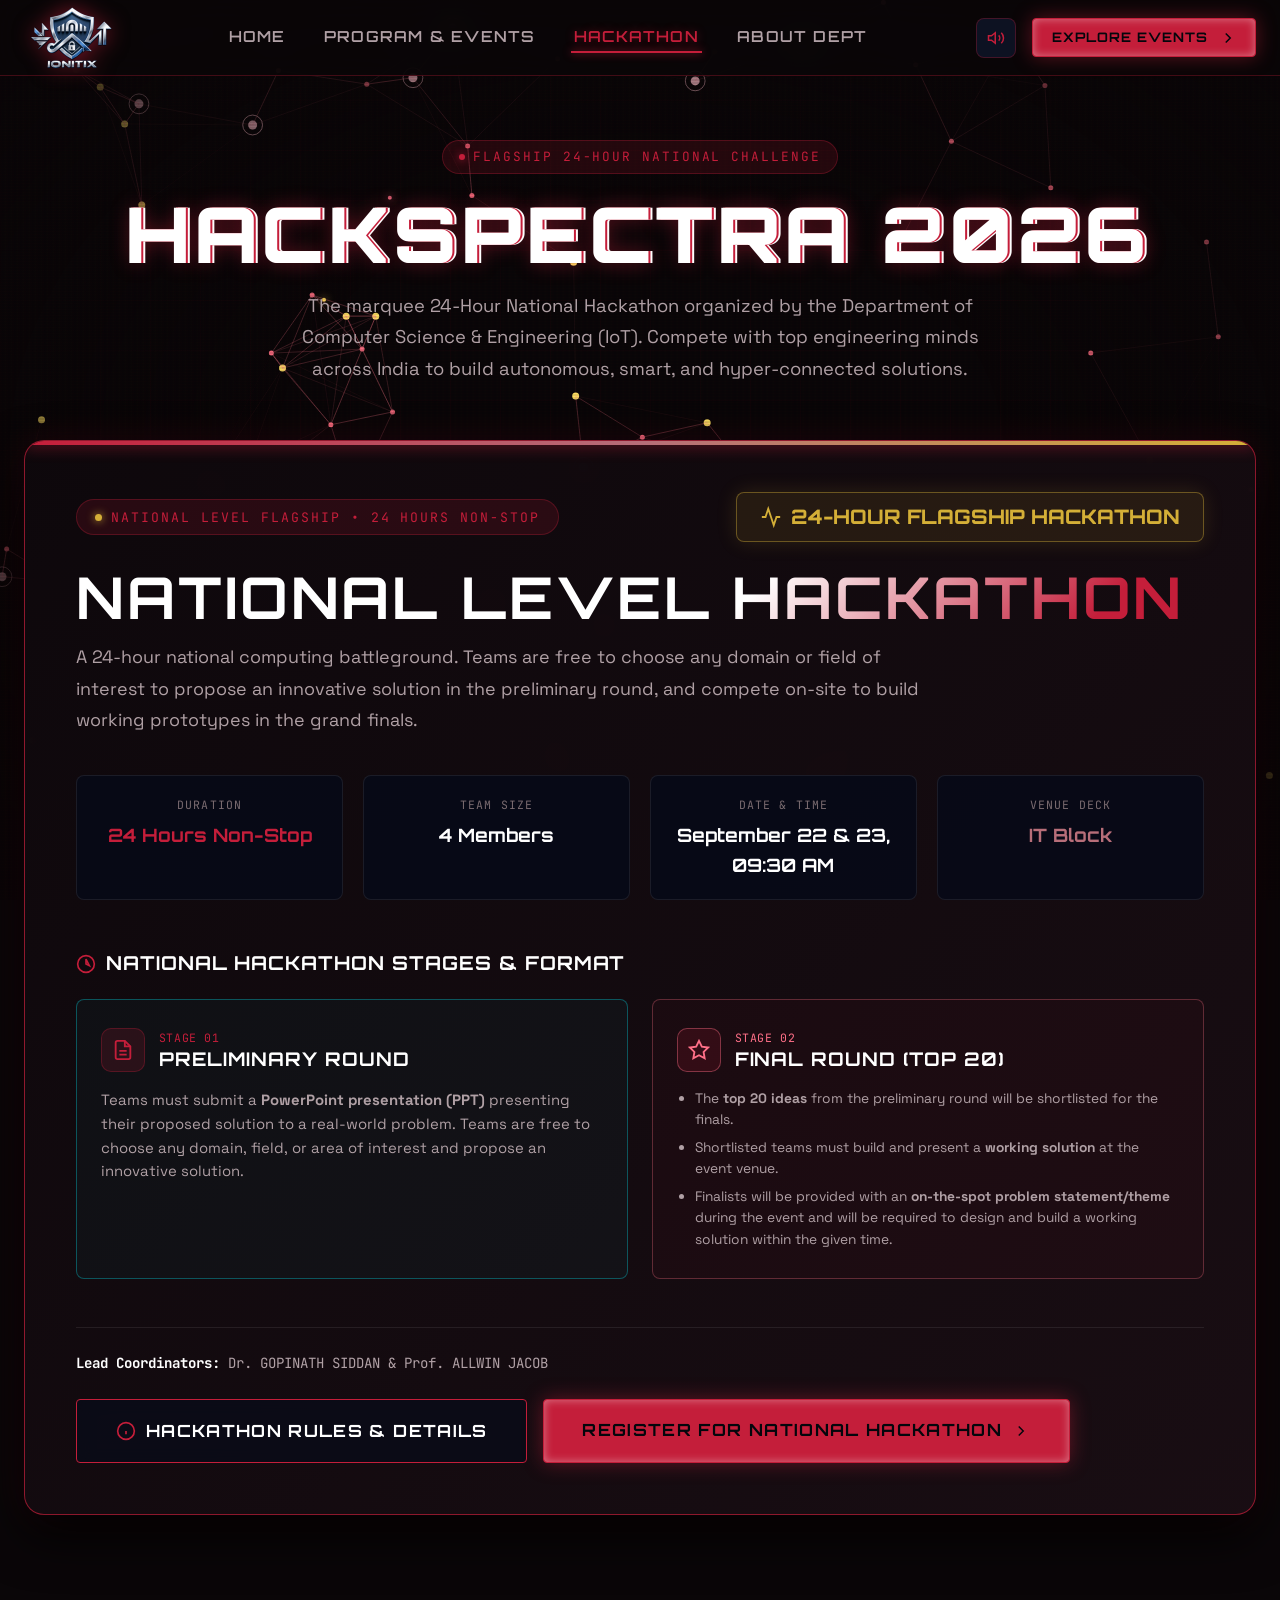
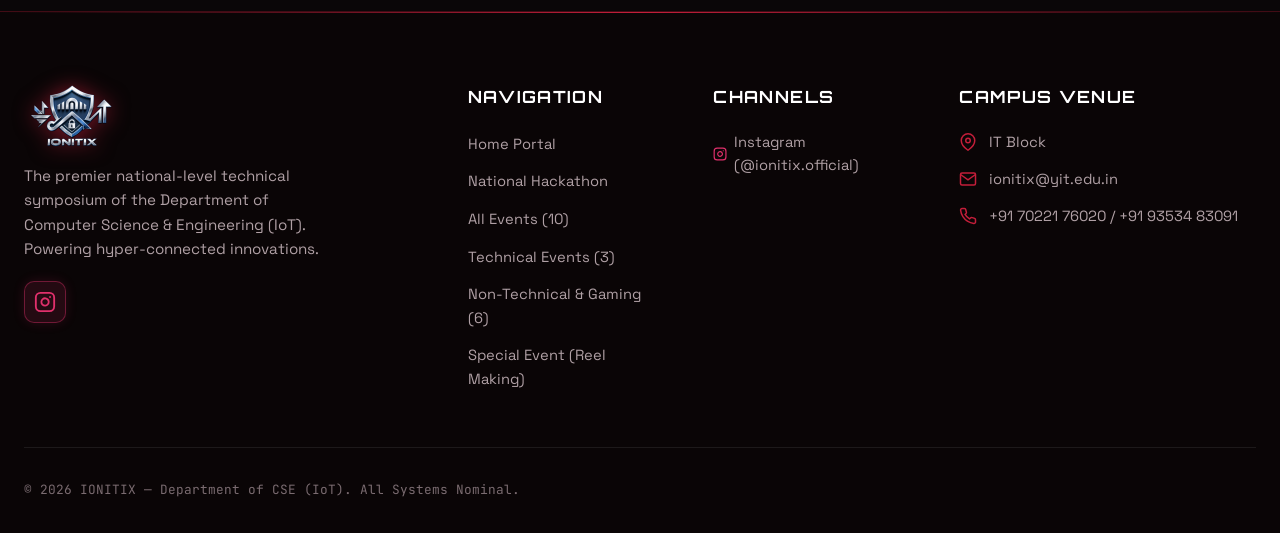
<file: hackathon.html>
<!DOCTYPE html>
<html lang="en">
<head>
  <meta charset="UTF-8">
  <meta name="viewport" content="width=device-width, initial-scale=1.0">
  <title>HACKSPECTRA 2026 | National 24-Hour Hackathon — IONITIX</title>
  <meta name="description" content="HACKSPECTRA 2026 - The flagship 24-Hour National Hackathon organized by the Department of Computer Science & Engineering (IoT). Compete with top engineering minds across India.">
  <meta name="keywords" content="HACKSPECTRA, IONITIX, Hackathon, IoT Hackathon, 24 Hour Hackathon, CSE-IOT, Coding Competition">
  <meta name="theme-color" content="#060810">

  <!-- Core Stylesheets -->
  <link rel="stylesheet" href="styles/main.css?v=2">
  <link rel="stylesheet" href="styles/components.css?v=2">
  <link rel="stylesheet" href="styles/animations.css?v=4">
  <style>
    .blink-warning {
      animation: warning-blink 1s steps(1) infinite !important;
    }
    @keyframes warning-blink {
      0%, 100% {
        opacity: 1;
        box-shadow: 0 0 15px rgba(255, 95, 86, 0.6);
      }
      50% {
        opacity: 0.15;
        box-shadow: none;
      }
    }
  </style>
</head>
<body>

  <!-- Tech Background Overlays -->
  <canvas id="iot-mesh-canvas"></canvas>
  <div class="cyber-grid-overlay"></div>
  <div class="cyber-vignette"></div>
  <div class="scanline-effect"></div>

  <!-- Page Wrapper -->
  <div class="app-wrapper">

    <!-- ==========================================
         Cyber Navigation Bar
         ========================================== -->
    <nav class="cyber-nav">
      <div class="container nav-container">
        
        <!-- Brand Logo -->
        <a href="index.html" class="nav-brand">
          <div class="brand-logo-icon has-img">
            <img src="logo.png" alt="IONITIX Logo">
          </div>
          <div class="brand-text">
            <div class="brand-title">IONITIX<span>.26</span></div>
            <div class="brand-subtitle">DEPT OF CSE-IOT</div>
          </div>
        </a>

        <!-- Desktop Navigation Links -->
        <ul class="nav-links">
          <li><a href="index.html" class="nav-link">Home</a></li>
          <li><a href="program.html" class="nav-link">Program &amp; Events</a></li>
          <li><a href="hackathon.html" class="nav-link active">Hackathon</a></li>
          <li><a href="index.html#about" class="nav-link">About Dept</a></li>
        </ul>

        <!-- Action Items -->
        <div class="nav-actions">
          <!-- Audio Synthesizer Toggle -->
          <button class="audio-btn" id="nav-audio-btn" aria-label="Toggle Audio Sound FX" title="Cyber Audio SFX">
            <svg viewBox="0 0 24 24" fill="none" stroke="currentColor" stroke-width="2">
              <polygon points="11 5 6 9 2 9 2 15 6 15 11 19 11 5"></polygon>
              <path d="M19.07 4.93a10 10 0 0 1 0 14.14M15.54 8.46a5 5 0 0 1 0 7.07"></path>
            </svg>
          </button>

          <!-- Direct Program Action -->
          <a href="program.html" class="btn btn-cyber-primary btn-sm nav-action-btn-desktop">
            <span>Explore Events</span>
            <svg viewBox="0 0 24 24" fill="none" stroke="currentColor" stroke-width="2"><polyline points="9 18 15 12 9 6"></polyline></svg>
          </a>

          <!-- Mobile Toggle Button -->
          <button class="mobile-toggle" aria-label="Open Mobile Navigation">
            <svg viewBox="0 0 24 24" fill="none" stroke="currentColor" stroke-width="2">
              <line x1="3" y1="12" x2="21" y2="12"></line>
              <line x1="3" y1="6" x2="21" y2="6"></line>
              <line x1="3" y1="18" x2="21" y2="18"></line>
            </svg>
          </button>
        </div>

      </div>
    </nav>

    <!-- Mobile Drawer -->
    <div class="mobile-drawer-backdrop"></div>
    <div class="mobile-drawer">
      <div class="mobile-drawer-header">
        <div class="brand-text">
          <div class="brand-title">IONITIX<span>.26</span></div>
          <div class="brand-subtitle">CSE-IOT NATIONAL FEST</div>
        </div>
        <button class="mobile-close-btn" aria-label="Close Menu">
          <svg viewBox="0 0 24 24" fill="none" stroke="currentColor" stroke-width="2"><line x1="18" y1="6" x2="6" y2="18"></line><line x1="6" y1="6" x2="18" y2="18"></line></svg>
        </button>
      </div>

      <ul class="mobile-nav-links">
        <li>
          <a href="index.html" class="mobile-nav-link">
            <span>01 HOME</span>
            <svg style="width: 18px; height: 18px;" viewBox="0 0 24 24" fill="none" stroke="currentColor" stroke-width="2"><polyline points="9 18 15 12 9 6"></polyline></svg>
          </a>
        </li>
        <li>
          <a href="program.html" class="mobile-nav-link">
            <span>02 PROGRAM &amp; EVENTS</span>
            <svg style="width: 18px; height: 18px;" viewBox="0 0 24 24" fill="none" stroke="currentColor" stroke-width="2"><polyline points="9 18 15 12 9 6"></polyline></svg>
          </a>
        </li>
        <li>
          <a href="hackathon.html" class="mobile-nav-link active">
            <span>03 HACKATHON</span>
            <svg style="width: 18px; height: 18px;" viewBox="0 0 24 24" fill="none" stroke="currentColor" stroke-width="2"><polyline points="9 18 15 12 9 6"></polyline></svg>
          </a>
        </li>
        <li>
          <a href="index.html#about" class="mobile-nav-link">
            <span>04 ABOUT CSE-IOT</span>
            <svg style="width: 18px; height: 18px;" viewBox="0 0 24 24" fill="none" stroke="currentColor" stroke-width="2"><polyline points="9 18 15 12 9 6"></polyline></svg>
          </a>
        </li>
      </ul>

      <div style="margin-top: auto; padding-top: 2rem; border-top: 1px solid var(--border-subtle);">
        <a href="program.html" class="btn btn-cyber-primary" style="width: 100%;">
          <span>View All Events</span>
          <svg viewBox="0 0 24 24" fill="none" stroke="currentColor" stroke-width="2"><polyline points="9 18 15 12 9 6"></polyline></svg>
        </a>
      </div>
    </div>

    <!-- ==========================================
         Main Content: Standalone Hackathon Hub
         ========================================== -->
    <main class="main-content">
      <section class="highlights-section" style="padding: 4rem 0 6rem; position: relative;">
        <div class="container">
          
          <div class="section-header" style="text-align: center; margin-bottom: 3.5rem;">
            <div class="section-tag reveal-fade-up">
              <span>FLAGSHIP 24-HOUR NATIONAL CHALLENGE</span>
            </div>
            <h1 class="glitch-title section-title reveal-fade-up" data-text="HACKSPECTRA 2026" style="font-size: clamp(2.6rem, 6vw, 4.8rem); margin-bottom: 0.75rem;">
              HACKSPECTRA 2026
            </h1>
            <p class="section-subtitle reveal-fade-up" style="max-width: 720px; margin: 0 auto; font-size: 1.15rem; color: var(--text-secondary); line-height: 1.7;">
              The marquee 24-Hour National Hackathon organized by the Department of Computer Science &amp; Engineering (IoT). Compete with top engineering minds across India to build autonomous, smart, and hyper-connected solutions.
            </p>


          </div>

          <!-- Featured Grand Hackathon Card -->
          <div class="hackathon-feature-card reveal-fade-up">
            
            <!-- Top Badges Row -->
            <div class="hack-header-badge-row">
              <div class="hack-tag-live">
                <span class="pulse-dot"></span>
                <span>NATIONAL LEVEL FLAGSHIP • 24 HOURS NON-STOP</span>
              </div>
              <div class="hack-prize-hero-badge">
                <svg style="width: 22px; height: 22px; color: var(--neon-emerald);" viewBox="0 0 24 24" fill="none" stroke="currentColor" stroke-width="2"><polyline points="22 12 18 12 15 21 9 3 6 12 2 12"></polyline></svg>
                <span>24-HOUR FLAGSHIP HACKATHON</span>
              </div>
            </div>

            <!-- Title & Pitch -->
            <h3 class="hack-main-title">
              NATIONAL LEVEL <span class="gradient-text-cyan">HACKATHON</span>
            </h3>
            <p class="hack-main-pitch">
              A 24-hour national computing battleground. Teams are free to choose any domain or field of interest to propose an innovative solution in the preliminary round, and compete on-site to build working prototypes in the grand finals.
            </p>

            <!-- Key Metrics Chips Grid -->
            <div class="hack-meta-chips">
              <div class="hack-chip">
                <div class="hack-chip-label">DURATION</div>
                <div class="hack-chip-val" style="color: var(--neon-cyan);">24 Hours Non-Stop</div>
              </div>
              <div class="hack-chip">
                <div class="hack-chip-label">TEAM SIZE</div>
                <div class="hack-chip-val">4 Members</div>
              </div>
              <div class="hack-chip">
                <div class="hack-chip-label">DATE &amp; TIME</div>
                <div class="hack-chip-val">September 22 &amp; 23, 09:30 AM</div>
              </div>
              <div class="hack-chip">
                <div class="hack-chip-label">VENUE DECK</div>
                <div class="hack-chip-val" style="color: var(--neon-purple);">IT Block</div>
              </div>
            </div>

            <!-- Hackathon Structure & Format -->
            <div style="margin-bottom: 1.5rem;">
              <h4 style="font-family: var(--font-display); font-size: 1.2rem; color: #ffffff; margin-bottom: 1.25rem; display: flex; align-items: center; gap: 0.6rem;">
                <svg style="width: 20px; height: 20px; color: var(--neon-cyan);" viewBox="0 0 24 24" fill="none" stroke="currentColor" stroke-width="2"><circle cx="12" cy="12" r="10"></circle><polygon points="12 6 12 12 16 14"></polygon></svg>
                <span>NATIONAL HACKATHON STAGES &amp; FORMAT</span>
              </h4>

              <div class="hack-tracks-grid" style="grid-template-columns: repeat(auto-fit, minmax(280px, 1fr));">
                
                <!-- Stage 01: Prelims Round -->
                <div class="hack-track-item" style="border-color: rgba(0, 240, 255, 0.3); background: rgba(0, 240, 255, 0.03);">
                  <div class="hack-track-item-header">
                    <div class="hack-track-icon" style="color: var(--neon-cyan); border-color: var(--border-cyan); background: var(--neon-cyan-dim);">
                      <svg viewBox="0 0 24 24" fill="none" stroke="currentColor" stroke-width="2"><path d="M14 2H6a2 2 0 0 0-2 2v16a2 2 0 0 0 2 2h12a2 2 0 0 0 2-2V8z"></path><polyline points="14 2 14 8 20 8"></polyline><line x1="16" y1="13" x2="8" y2="13"></line><line x1="16" y1="17" x2="8" y2="17"></line></svg>
                    </div>
                    <div>
                      <span style="font-family: var(--font-mono); font-size: 0.72rem; color: var(--neon-cyan); text-transform: uppercase; letter-spacing: 0.05em; display: block;">Stage 01</span>
                      <h5 class="hack-track-title" style="margin: 0;">Preliminary Round</h5>
                    </div>
                  </div>
                  <p class="hack-track-desc" style="color: var(--text-secondary); line-height: 1.6;">
                    Teams must submit a <strong>PowerPoint presentation (PPT)</strong> presenting their proposed solution to a real-world problem. Teams are free to choose any domain, field, or area of interest and propose an innovative solution.
                  </p>
                </div>

                <!-- Stage 02: Final Round -->
                <div class="hack-track-item" style="border-color: rgba(255, 112, 136, 0.3); background: rgba(196, 30, 58, 0.04);">
                  <div class="hack-track-item-header">
                    <div class="hack-track-icon" style="color: #FF7088; border-color: rgba(255, 112, 136, 0.4); background: rgba(196, 30, 58, 0.15);">
                      <svg viewBox="0 0 24 24" fill="none" stroke="currentColor" stroke-width="2"><polygon points="12 2 15.09 8.26 22 9.27 17 14.14 18.18 21.02 12 17.77 5.82 21.02 7 14.14 2 9.27 8.91 8.26 12 2"></polygon></svg>
                    </div>
                    <div>
                      <span style="font-family: var(--font-mono); font-size: 0.72rem; color: #FF7088; text-transform: uppercase; letter-spacing: 0.05em; display: block;">Stage 02</span>
                      <h5 class="hack-track-title" style="margin: 0;">Final Round (Top 20)</h5>
                    </div>
                  </div>
                  <ul style="padding-left: 1.1rem; margin: 0; font-size: 0.86rem; color: var(--text-secondary); line-height: 1.55; display: flex; flex-direction: column; gap: 0.4rem;">
                    <li>The <strong>top 20 ideas</strong> from the preliminary round will be shortlisted for the finals.</li>
                    <li>Shortlisted teams must build and present a <strong>working solution</strong> at the event venue.</li>
                    <li>Finalists will be provided with an <strong>on-the-spot problem statement/theme</strong> during the event and will be required to design and build a working solution within the given time.</li>
                  </ul>
                </div>

              </div>
            </div>

            <!-- Bottom Action Row -->
            <div class="hack-bottom-action-row" style="display: flex; align-items: center; justify-content: space-between; gap: 1.5rem; flex-wrap: wrap; padding-top: 1.5rem; border-top: 1px solid var(--border-subtle);">
              <div style="font-family: var(--font-mono); font-size: 0.88rem; color: var(--text-secondary);">
                <strong style="color: #fff;">Lead Coordinators:</strong> Dr. GOPINATH SIDDAN &amp; Prof. ALLWIN JACOB
              </div>

              <div style="display: flex; gap: 1rem; flex-wrap: wrap;">
                <button class="btn btn-cyber-outline btn-lg open-hackathon-details-btn" style="border-color: var(--neon-cyan); color: #fff;">
                  <svg style="width: 20px; height: 20px; color: var(--neon-cyan);" viewBox="0 0 24 24" fill="none" stroke="currentColor" stroke-width="2"><circle cx="12" cy="12" r="10"></circle><line x1="12" y1="16" x2="12" y2="12"></line><line x1="12" y1="8" x2="12.01" y2="8"></line></svg>
                  <span>Hackathon Rules &amp; Details</span>
                </button>
                <a href="https://spectrum24h-hackathon.fillout.com/registration" target="_blank" rel="noopener noreferrer" class="btn btn-cyber-primary btn-lg">
                  <span>Register for National Hackathon</span>
                  <svg viewBox="0 0 24 24" fill="none" stroke="currentColor" stroke-width="2"><polyline points="9 18 15 12 9 6"></polyline></svg>
                </a>
              </div>
            </div>

          </div>

        </div>
      </section>
    </main>

    <!-- ==========================================
         Technocore Footer
         ========================================== -->
    <footer class="cyber-footer">
      <div class="container">
        
        <div class="footer-grid">
          
          <div class="footer-brand">
            <div class="nav-brand" style="margin-bottom: 1rem;">
              <div class="brand-logo-icon has-img">
                <img src="logo.png" alt="IONITIX Logo">
              </div>
              <div class="brand-text">
                <div class="brand-title">IONITIX<span>.26</span></div>
                <div class="brand-subtitle">DEPT OF CSE-IOT</div>
              </div>
            </div>
            <p>
              The premier national-level technical symposium of the Department of Computer Science &amp; Engineering (IoT). Powering hyper-connected innovations.
            </p>
            <div style="margin-top: 1.25rem;">
              <a href="https://www.instagram.com/ionitix.official?igsi=dW5oZ2pnMnZwczl3" target="_blank" rel="noopener noreferrer" class="footer-social-icon-only" title="Instagram (@ionitix.official)" aria-label="Instagram">
                <svg style="width: 22px; height: 22px;" viewBox="0 0 24 24" fill="none" stroke="currentColor" stroke-width="2" stroke-linecap="round" stroke-linejoin="round">
                  <rect x="2" y="2" width="20" height="20" rx="5" ry="5"></rect>
                  <path d="M16 11.37A4 4 0 1 1 12.63 8 4 4 0 0 1 16 11.37z"></path>
                  <line x1="17.5" y1="6.5" x2="17.51" y2="6.5"></line>
                </svg>
              </a>
            </div>
          </div>

          <div>
            <h4 class="footer-col-title">NAVIGATION</h4>
            <ul class="footer-links">
              <li><a href="index.html" class="footer-link">Home Portal</a></li>
              <li><a href="hackathon.html" class="footer-link">National Hackathon</a></li>
              <li><a href="program.html" class="footer-link">All Events (10)</a></li>
              <li><a href="program.html?tab=tech" class="footer-link">Technical Events (3)</a></li>
              <li><a href="program.html?tab=non-tech" class="footer-link">Non-Technical &amp; Gaming (6)</a></li>
              <li><a href="program.html?tab=special" class="footer-link">Special Event (Reel Making)</a></li>
            </ul>
          </div>

          <div>
            <h4 class="footer-col-title">CHANNELS</h4>
            <ul class="footer-links">
              <li>
                <a href="https://www.instagram.com/ionitix.official?igsi=dW5oZ2pnMnZwczl3" target="_blank" rel="noopener noreferrer" class="footer-link">
                  <svg style="width: 16px; height: 16px; color: #e1306c;" viewBox="0 0 24 24" fill="none" stroke="currentColor" stroke-width="2" stroke-linecap="round" stroke-linejoin="round">
                    <rect x="2" y="2" width="20" height="20" rx="5" ry="5"></rect>
                    <path d="M16 11.37A4 4 0 1 1 12.63 8 4 4 0 0 1 16 11.37z"></path>
                    <line x1="17.5" y1="6.5" x2="17.51" y2="6.5"></line>
                  </svg>
                  <span>Instagram (@ionitix.official)</span>
                </a>
              </li>
            </ul>
          </div>

          <div>
            <h4 class="footer-col-title">CAMPUS VENUE</h4>
            <div class="footer-contact-item">
              <svg viewBox="0 0 24 24" fill="none" stroke="currentColor" stroke-width="2"><path d="M21 10c0 7-9 13-9 13s-9-6-9-13a9 9 0 0 1 18 0z"></path><circle cx="12" cy="10" r="3"></circle></svg>
              <span>IT Block</span>
            </div>
            <div class="footer-contact-item">
              <svg viewBox="0 0 24 24" fill="none" stroke="currentColor" stroke-width="2"><path d="M4 4h16c1.1 0 2 .9 2 2v12c0 1.1-.9 2-2 2H4c-1.1 0-2-.9-2-2V6c0-1.1.9-2 2-2z"></path><polyline points="22,6 12,13 2,6"></polyline></svg>
              <a href="mailto:ionitix@yit.edu.in" style="color: inherit; text-decoration: none;">ionitix@yit.edu.in</a>
            </div>
            <div class="footer-contact-item">
              <svg viewBox="0 0 24 24" fill="none" stroke="currentColor" stroke-width="2"><path d="M22 16.92v3a2 2 0 0 1-2.18 2 19.79 19.79 0 0 1-8.63-3.07 19.5 19.5 0 0 1-6-6 19.79 19.79 0 0 1-3.07-8.67A2 2 0 0 1 4.11 2h3a2 2 0 0 1 2 1.72 12.84 12.84 0 0 0 .7 2.81 2 2 0 0 1-.45 2.11L8.09 9.91a16 16 0 0 0 6 6l1.27-1.27a2 2 0 0 1 2.11-.45 12.84 12.84 0 0 0 2.81.7A2 2 0 0 1 22 16.92z"></path></svg>
              <span><a href="tel:+917022176020" style="color: inherit; text-decoration: none;">+91 70221 76020</a> / <a href="tel:+919353483091" style="color: inherit; text-decoration: none;">+91 93534 83091</a></span>
            </div>
          </div>

        </div>

        <div class="footer-bottom">
          <div>© 2026 IONITIX — Department of CSE (IoT). All Systems Nominal.</div>
        </div>

      </div>
    </footer>

  </div>

  <!-- ==========================================
       National Hackathon Rules & Format Modal
       ========================================== -->
  <div class="cyber-modal-backdrop" id="hackathon-modal-backdrop">
    <div class="cyber-modal" style="max-width: 840px; width: 92%;">
      
      <!-- Modal Header -->
      <div class="modal-header" style="border-bottom: 1px solid var(--border-subtle); padding-bottom: 1.25rem;">
        <div class="modal-header-info">
          <div class="section-tag" style="background: rgba(196, 30, 58, 0.15); border-color: var(--primary-burgundy); color: #FF7088;">FLAGSHIP 24H HACKATHON OFFICIAL GUIDELINES</div>
          <h2 style="font-size: 1.75rem; color: #fff; margin-top: 0.35rem;">HACKSPECTRA NATIONAL HACKATHON</h2>
          <p style="font-family: var(--font-mono); font-size: 0.85rem; color: var(--neon-cyan);">General Rules, Preliminary Round Format &amp; Final Round Guidelines</p>
        </div>
        <button class="modal-close-btn" id="hackathon-modal-close-btn" aria-label="Close Dialog">
          <svg viewBox="0 0 24 24" fill="none" stroke="currentColor" stroke-width="2"><line x1="18" y1="6" x2="6" y2="18"></line><line x1="6" y1="6" x2="18" y2="18"></line></svg>
        </button>
      </div>

      <!-- Modal Body -->
      <div class="modal-body" style="padding: 1.5rem 1.75rem 2rem; max-height: 75vh; overflow-y: auto;">
        
        <!-- Key Meta Highlights Chips -->
        <div style="display: grid; grid-template-columns: repeat(auto-fit, minmax(210px, 1fr)); gap: 1rem; margin-bottom: 2rem;">
          <div style="background: var(--bg-tertiary); border: 1px solid var(--border-subtle); border-radius: var(--radius-sm); padding: 0.85rem 1rem; font-family: var(--font-mono);">
            <span style="color: var(--text-muted); display: block; font-size: 0.72rem; text-transform: uppercase; margin-bottom: 0.2rem;">Team Requirement</span>
            <strong style="color: var(--neon-rose); font-size: 0.95rem;">Exactly 4 Members</strong>
          </div>
          <div style="background: var(--bg-tertiary); border: 1px solid var(--border-subtle); border-radius: var(--radius-sm); padding: 0.85rem 1rem; font-family: var(--font-mono);">
            <span style="color: var(--text-muted); display: block; font-size: 0.72rem; text-transform: uppercase; margin-bottom: 0.2rem;">Institution</span>
            <strong style="color: #ffffff; font-size: 0.95rem;">Same College / University</strong>
          </div>
          <div style="background: var(--bg-tertiary); border: 1px solid var(--border-subtle); border-radius: var(--radius-sm); padding: 0.85rem 1rem; font-family: var(--font-mono);">
            <span style="color: var(--text-muted); display: block; font-size: 0.72rem; text-transform: uppercase; margin-bottom: 0.2rem;">Preliminary Fee</span>
            <strong style="color: var(--neon-emerald); font-size: 0.95rem;">FREE (No Entry Fee)</strong>
          </div>
        </div>

        <!-- Section 1: General Rules -->
        <div style="margin-bottom: 2.25rem;">
          <h3 style="font-family: var(--font-display); font-size: 1.25rem; color: #ffffff; margin-bottom: 1.25rem; display: flex; align-items: center; gap: 0.6rem; border-bottom: 1px solid var(--border-subtle); padding-bottom: 0.6rem;">
            <svg style="width: 22px; height: 22px; color: var(--primary-burgundy);" viewBox="0 0 24 24" fill="none" stroke="currentColor" stroke-width="2"><path d="M12 22s8-4 8-10V5l-8-3-8 3v7c0 6 8 10 8 10z"></path><polyline points="9 11 12 14 22 4"></polyline></svg>
            <span>GENERAL RULES</span>
          </h3>

          <ul style="display: flex; flex-direction: column; gap: 0.85rem; list-style: none; padding: 0; margin: 0;">
            <li style="display: flex; align-items: flex-start; gap: 0.75rem; font-size: 0.92rem; color: var(--text-secondary); line-height: 1.6;">
              <span style="color: var(--primary-burgundy); font-family: var(--font-mono); font-weight: 700; min-width: 35px;">01</span>
              <span>A team must consist of <strong>exactly 4 members</strong>.</span>
            </li>
            <li style="display: flex; align-items: flex-start; gap: 0.75rem; font-size: 0.92rem; color: var(--text-secondary); line-height: 1.6;">
              <span style="color: var(--primary-burgundy); font-family: var(--font-mono); font-weight: 700; min-width: 35px;">02</span>
              <span>All team members must belong to the <strong>same college/university</strong>.</span>
            </li>
            <li style="display: flex; align-items: flex-start; gap: 0.75rem; font-size: 0.92rem; color: var(--text-secondary); line-height: 1.6;">
              <span style="color: var(--primary-burgundy); font-family: var(--font-mono); font-weight: 700; min-width: 35px;">03</span>
              <span>Participants must bring their own <strong>laptops, chargers, power adapters, extension boards, mouse</strong>, and any other accessories or equipment needed for development.</span>
            </li>
            <li style="display: flex; align-items: flex-start; gap: 0.75rem; font-size: 0.92rem; color: var(--text-secondary); line-height: 1.6;">
              <span style="color: var(--primary-burgundy); font-family: var(--font-mono); font-weight: 700; min-width: 35px;">04</span>
              <span>Participants are expected to maintain professionalism, discipline, and decorum throughout the event and treat fellow participants, mentors, judges, and organizers with respect.</span>
            </li>
            <li style="display: flex; align-items: flex-start; gap: 0.75rem; font-size: 0.92rem; color: var(--text-secondary); line-height: 1.6;">
              <span style="color: var(--primary-burgundy); font-family: var(--font-mono); font-weight: 700; min-width: 35px;">05</span>
              <span>Teams must adhere to the event schedule. Late submissions or delays may result in disqualification.</span>
            </li>
            <li style="display: flex; align-items: flex-start; gap: 0.75rem; font-size: 0.92rem; color: var(--text-secondary); line-height: 1.6;">
              <span style="color: var(--primary-burgundy); font-family: var(--font-mono); font-weight: 700; min-width: 35px;">06</span>
              <span>Any form of plagiarism, cheating, or unfair means will lead to immediate disqualification.</span>
            </li>
            <li style="display: flex; align-items: flex-start; gap: 0.75rem; font-size: 0.92rem; color: var(--text-secondary); line-height: 1.6;">
              <span style="color: var(--primary-burgundy); font-family: var(--font-mono); font-weight: 700; min-width: 35px;">07</span>
              <span>The decision of the judges and organizing committee shall be final and binding.</span>
            </li>
            <li style="display: flex; align-items: flex-start; gap: 0.75rem; font-size: 0.92rem; color: var(--text-secondary); line-height: 1.6;">
              <span style="color: var(--primary-burgundy); font-family: var(--font-mono); font-weight: 700; min-width: 35px;">08</span>
              <span>Teams must create the repository using the organizer-provided GitHub account and must push their latest code <strong>at least once every hour</strong> throughout the hackathon to maintain a record of their progress.</span>
            </li>
            <li style="display: flex; align-items: flex-start; gap: 0.75rem; font-size: 0.92rem; color: var(--text-secondary); line-height: 1.6;">
              <span style="color: var(--primary-burgundy); font-family: var(--font-mono); font-weight: 700; min-width: 35px;">09</span>
              <span>Sleeping beds will be provided by the organizers at night.</span>
            </li>
          </ul>
        </div>

        <!-- Section 2: Event Format -->
        <div style="margin-bottom: 2rem;">
          <h3 style="font-family: var(--font-display); font-size: 1.25rem; color: #ffffff; margin-bottom: 1.25rem; display: flex; align-items: center; gap: 0.6rem; border-bottom: 1px solid var(--border-subtle); padding-bottom: 0.6rem;">
            <svg style="width: 22px; height: 22px; color: var(--neon-cyan);" viewBox="0 0 24 24" fill="none" stroke="currentColor" stroke-width="2"><polygon points="12 2 2 7 12 12 22 7 12 2"></polygon><polyline points="2 17 12 22 22 17"></polyline><polyline points="2 12 12 17 22 12"></polyline></svg>
            <span>EVENT FORMAT</span>
          </h3>

          <!-- Preliminary Round Box -->
          <div style="background: rgba(0, 240, 255, 0.04); border: 1px solid var(--border-cyan); border-radius: var(--radius-md); padding: 1.25rem 1.5rem; margin-bottom: 1.25rem;">
            <div style="display: flex; align-items: center; justify-content: space-between; margin-bottom: 0.75rem; flex-wrap: wrap; gap: 0.5rem;">
              <h4 style="font-family: var(--font-display); font-size: 1.1rem; color: var(--neon-cyan); margin: 0;">STAGE 01 PRELIMINARY ROUND</h4>
              <span style="font-family: var(--font-mono); font-size: 0.78rem; background: rgba(0, 240, 255, 0.12); color: var(--neon-cyan); border: 1px solid var(--border-cyan); padding: 0.2rem 0.6rem; border-radius: 20px;">PPT PROPOSAL SUBMISSION</span>
            </div>
            
            <p style="font-size: 0.92rem; color: var(--text-secondary); line-height: 1.65; margin: 0;">
              Teams must submit a <strong>PowerPoint presentation (PPT)</strong> presenting their proposed solution to a real-world problem. Teams are free to choose any domain, field, or area of interest and propose an innovative solution.
            </p>
          </div>

          <!-- Final Round Box -->
          <div style="background: rgba(196, 30, 58, 0.05); border: 1px solid var(--primary-burgundy); border-radius: var(--radius-md); padding: 1.25rem 1.5rem; margin-bottom: 1.25rem;">
            <div style="display: flex; align-items: center; justify-content: space-between; margin-bottom: 0.75rem; flex-wrap: wrap; gap: 0.5rem;">
              <h4 style="font-family: var(--font-display); font-size: 1.1rem; color: #FF7088; margin: 0;">STAGE 02 FINAL ROUND (TOP 20 SHORTLISTED)</h4>
              <span style="font-family: var(--font-mono); font-size: 0.78rem; background: rgba(196, 30, 58, 0.15); color: #FF7088; border: 1px solid var(--primary-burgundy); padding: 0.2rem 0.6rem; border-radius: 20px;">24H ON-SITE SPRINT</span>
            </div>

            <ul style="display: flex; flex-direction: column; gap: 0.6rem; list-style: none; padding: 0; margin-bottom: 1rem;">
              <li style="display: flex; align-items: flex-start; gap: 0.6rem; font-size: 0.9rem; color: var(--text-secondary); line-height: 1.55;">
                <span style="color: #FF7088;">&bull;</span>
                <span>The <strong>top 20 ideas</strong> from the preliminary round will be shortlisted for the finals.</span>
              </li>
              <li style="display: flex; align-items: flex-start; gap: 0.6rem; font-size: 0.9rem; color: var(--text-secondary); line-height: 1.55;">
                <span style="color: #FF7088;">&bull;</span>
                <span>Shortlisted teams must build and present a working solution at the event venue.</span>
              </li>
              <li style="display: flex; align-items: flex-start; gap: 0.6rem; font-size: 0.9rem; color: var(--text-secondary); line-height: 1.55;">
                <span style="color: #FF7088;">&bull;</span>
                <span>Finalists will be provided with an <strong>on-the-spot problem statement/theme</strong> during the event and will be required to design and build a working solution within the given time.</span>
              </li>
            </ul>

            <!-- Registration Fee Alert Box -->
            <div style="font-family: var(--font-mono); font-size: 0.82rem; color: #ffbd2e; background: rgba(255, 189, 46, 0.08); padding: 0.75rem 1rem; border-radius: var(--radius-sm); border: 1px solid rgba(255, 189, 46, 0.3); display: flex; align-items: center; gap: 0.6rem;">
              <svg style="width: 20px; height: 20px; color: #ffbd2e; flex-shrink: 0;" viewBox="0 0 24 24" fill="none" stroke="currentColor" stroke-width="2"><circle cx="12" cy="12" r="10"></circle><line x1="12" y1="8" x2="12" y2="12"></line><line x1="12" y1="16" x2="12.01" y2="16"></line></svg>
              <span><strong>Note:</strong> Registration fees are applicable ONLY to teams shortlisted for the final round. No registration fee is required at the preliminary round stage.</span>
            </div>
          </div>

        </div>

        <!-- Footer Action Row -->
        <div style="text-align: center; padding-top: 1rem; border-top: 1px solid var(--border-subtle); display: flex; justify-content: flex-end; gap: 1rem; flex-wrap: wrap;">
          <a href="brochure.pdf" download="brochure.pdf" target="_blank" class="btn btn-cyber-primary btn-lg" style="justify-content: center;">
            <span>Download Brochure</span>
            <svg viewBox="0 0 24 24" fill="none" stroke="currentColor" stroke-width="2"><path d="M21 15v4a2 2 0 0 1-2 2H5a2 2 0 0 1-2-2v-4"></path><polyline points="7 10 12 15 17 10"></polyline><line x1="12" y1="15" x2="12" y2="3"></line></svg>
          </a>
        </div>

      </div>
    </div>

  <!-- Scripts -->
  <script src="scripts/audio.js"></script>
  <script src="scripts/canvas-mesh.js?v=21"></script>
  <script src="scripts/events-data.js?v=21"></script>
  <script src="scripts/animations.js"></script>
  <script src="scripts/app.js?v=21"></script>

  </body>
</html>
</file>
<file: styles/main.css>
/* ==========================================================================
   IONITIX - CSE-IOT COLLEGE FEST DESIGN SYSTEM
   Theme: Technocore / Cyber-Physical IoT Mesh
   Palette: Obsidian Dark, Burgundy (#C41E3A), Rose-Gold (#B76E79), Warm Gold (#D4AF37)
   ========================================================================== */

@import url('https://fonts.googleapis.com/css2?family=Inter:wght@300;400;500;600;700&family=JetBrains+Mono:ital,wght@0,300;0,400;0,600;0,700;1,400&family=Orbitron:wght@400;600;700;800;900&family=Rajdhani:wght@500;600;700&family=Space+Grotesk:wght@400;500;600;700&display=swap');

:root {
  /* Core Dark Palette with Burgundy warmth */
  --bg-primary: #0a0608;
  --bg-secondary: #120a0e;
  --bg-tertiary: #1a0f14;
  --bg-card: rgba(20, 10, 14, 0.75);
  --bg-card-hover: rgba(30, 16, 22, 0.85);
  --bg-glass: rgba(15, 8, 12, 0.6);
  --bg-hud: rgba(14, 6, 10, 0.9);

  /* Burgundy Accents (replaces cyan) */
  --neon-cyan: #C41E3A;
  --neon-cyan-glow: rgba(196, 30, 58, 0.45);
  --neon-cyan-dim: rgba(196, 30, 58, 0.15);
  
  /* Rose-Gold (replaces purple) */
  --neon-purple: #B76E79;
  --neon-purple-glow: rgba(183, 110, 121, 0.45);
  --neon-purple-dim: rgba(183, 110, 121, 0.15);
  
  /* Warm Gold (replaces emerald) */
  --neon-emerald: #D4AF37;
  --neon-emerald-glow: rgba(212, 175, 55, 0.45);
  --neon-emerald-dim: rgba(212, 175, 55, 0.15);

  --neon-amber: #E8A87C;
  --neon-amber-glow: rgba(232, 168, 124, 0.4);
  --neon-rose: #8B0000;
  --neon-rose-glow: rgba(139, 0, 0, 0.4);

  /* Borders & Grid lines */
  --border-cyan: rgba(196, 30, 58, 0.3);
  --border-cyan-bright: rgba(196, 30, 58, 0.7);
  --border-subtle: rgba(255, 255, 255, 0.08);
  --border-purple: rgba(183, 110, 121, 0.3);
  
  /* Text colors */
  --text-primary: #ffffff;
  --text-secondary: #b0a0a5;
  --text-muted: #7a6b70;
  --text-cyan: #e07080;
  --text-emerald: #D4AF37;

  /* Typography */
  --font-display: 'Orbitron', 'Rajdhani', sans-serif;
  --font-subheading: 'Rajdhani', 'Orbitron', sans-serif;
  --font-body: 'Space Grotesk', 'Inter', sans-serif;
  --font-mono: 'JetBrains Mono', monospace;

  /* Dimensions & Spacing */
  --nav-height: 76px;
  --container-max: 1280px;
  --radius-sm: 4px;
  --radius-md: 8px;
  --radius-lg: 14px;
  --radius-xl: 20px;

  /* Shadows & Glows */
  --shadow-neon-cyan: 0 0 20px rgba(196, 30, 58, 0.3), 0 0 40px rgba(196, 30, 58, 0.1);
  --shadow-neon-purple: 0 0 20px rgba(183, 110, 121, 0.3), 0 0 40px rgba(183, 110, 121, 0.1);
  --shadow-neon-emerald: 0 0 20px rgba(212, 175, 55, 0.3), 0 0 40px rgba(212, 175, 55, 0.1);
  --shadow-card: 0 10px 30px -10px rgba(0, 0, 0, 0.8), 0 0 1px 1px rgba(196, 30, 58, 0.15);
  
  /* Transitions */
  --transition-fast: 0.18s cubic-bezier(0.4, 0, 0.2, 1);
  --transition-normal: 0.3s cubic-bezier(0.4, 0, 0.2, 1);
  --transition-slow: 0.6s cubic-bezier(0.16, 1, 0.3, 1);
}

/* ==========================================================================
   CSS Reset & Base Setup
   ========================================================================== */

*, *::before, *::after {
  box-sizing: border-box;
  margin: 0;
  padding: 0;
  -webkit-tap-highlight-color: transparent;
}

html {
  font-size: 16px;
  scroll-behavior: smooth;
  color-scheme: dark;
  background-color: var(--bg-primary);
  overflow-x: hidden;
  width: 100%;
}

body {
  font-family: var(--font-body);
  color: var(--text-primary);
  background-color: var(--bg-primary);
  line-height: 1.6;
  min-height: 100vh;
  width: 100%;
  overflow-x: hidden;
  position: relative;
  -webkit-font-smoothing: antialiased;
  -moz-osx-font-smoothing: grayscale;
}

/* Cyber Custom Scrollbar */
::-webkit-scrollbar {
  width: 8px;
}
::-webkit-scrollbar-track {
  background: var(--bg-primary);
  border-left: 1px solid var(--border-subtle);
}
::-webkit-scrollbar-thumb {
  background: rgba(196, 30, 58, 0.3);
  border-radius: 4px;
}
::-webkit-scrollbar-thumb:hover {
  background: var(--neon-cyan);
  box-shadow: 0 0 10px var(--neon-cyan);
}

::selection {
  background: var(--neon-cyan);
  color: #ffffff;
  text-shadow: none;
}

/* ==========================================================================
   Background Tech Canvas & Grid Overlays
   ========================================================================== */

#iot-mesh-canvas {
  position: fixed;
  top: 0;
  left: 0;
  width: 100vw;
  height: 100vh;
  z-index: 0;
  pointer-events: auto;
  opacity: 1;
}

.cyber-grid-overlay {
  position: fixed;
  top: 0;
  left: 0;
  width: 100vw;
  height: 100vh;
  z-index: 1;
  pointer-events: none;
  background-image: 
    linear-gradient(to right, rgba(196, 30, 58, 0.03) 1px, transparent 1px),
    linear-gradient(to bottom, rgba(196, 30, 58, 0.03) 1px, transparent 1px);
  background-size: 50px 50px;
  mask-image: radial-gradient(circle at 50% 50%, black 60%, transparent 100%);
  -webkit-mask-image: radial-gradient(circle at 50% 50%, black 60%, transparent 100%);
}

.cyber-vignette {
  position: fixed;
  top: 0;
  left: 0;
  width: 100vw;
  height: 100vh;
  z-index: 1;
  pointer-events: none;
  background: radial-gradient(ellipse at center, transparent 40%, rgba(10, 6, 8, 0.85) 90%);
}

.scanline-effect {
  position: fixed;
  top: 0;
  left: 0;
  width: 100vw;
  height: 100vh;
  z-index: 2;
  pointer-events: none;
  background: linear-gradient(
    rgba(18, 16, 16, 0) 50%, 
    rgba(0, 0, 0, 0.25) 50%
  ), linear-gradient(
    90deg,
    rgba(196, 30, 58, 0.03),
    rgba(183, 110, 121, 0.01),
    rgba(212, 175, 55, 0.03)
  );
  background-size: 100% 3px, 6px 100%;
  opacity: 0.4;
}

/* ==========================================================================
   Page Container & Layout
   ========================================================================== */

.app-wrapper {
  position: relative;
  z-index: 10;
  display: flex;
  flex-direction: column;
  min-height: 100vh;
}

.container {
  width: 100%;
  max-width: var(--container-max);
  margin: 0 auto;
  padding: 0 1.5rem;
}

.main-content {
  flex: 1;
  padding-top: var(--nav-height);
}

/* ==========================================================================
   Typography Utilities
   ========================================================================== */

h1, h2, h3, h4, h5, h6 {
  font-family: var(--font-display);
  font-weight: 700;
  letter-spacing: 0.05em;
  text-transform: uppercase;
  color: #ffffff;
}

.font-mono {
  font-family: var(--font-mono);
}

.font-display {
  font-family: var(--font-display);
}

.font-subheading {
  font-family: var(--font-subheading);
}

.gradient-text-cyan {
  background: linear-gradient(135deg, #ffffff 10%, var(--neon-cyan) 80%);
  -webkit-background-clip: text;
  -webkit-text-fill-color: transparent;
  background-clip: text;
}

.gradient-text-purple {
  background: linear-gradient(135deg, #ffffff 10%, var(--neon-purple) 80%);
  -webkit-background-clip: text;
  -webkit-text-fill-color: transparent;
  background-clip: text;
}

.gradient-text-multi {
  background: linear-gradient(135deg, var(--neon-cyan) 0%, #B76E79 50%, var(--neon-emerald) 100%);
  -webkit-background-clip: text;
  -webkit-text-fill-color: transparent;
  background-clip: text;
}

.glow-text-cyan {
  text-shadow: 0 0 15px var(--neon-cyan-glow), 0 0 30px rgba(196, 30, 58, 0.2);
}

.glow-text-purple {
  text-shadow: 0 0 15px var(--neon-purple-glow), 0 0 30px rgba(183, 110, 121, 0.2);
}

.glow-text-emerald {
  text-shadow: 0 0 15px var(--neon-emerald-glow), 0 0 30px rgba(212, 175, 55, 0.2);
}

/* Text Decrypt / Scramble helper */
[data-scramble] {
  display: inline-block;
  white-space: nowrap;
}

/* Section Header Component */
.section-header {
  text-align: center;
  margin-bottom: 3.5rem;
  position: relative;
}

.section-tag {
  display: inline-flex;
  align-items: center;
  gap: 0.5rem;
  font-family: var(--font-mono);
  font-size: 0.8rem;
  text-transform: uppercase;
  letter-spacing: 0.15em;
  color: var(--neon-cyan);
  background: var(--neon-cyan-dim);
  border: 1px solid var(--border-cyan);
  padding: 0.35rem 1rem;
  border-radius: 999px;
  margin-bottom: 1rem;
}

.section-tag::before {
  content: '';
  width: 6px;
  height: 6px;
  border-radius: 50%;
  background: var(--neon-cyan);
  box-shadow: 0 0 8px var(--neon-cyan);
  animation: pulse-dot 2s infinite ease-in-out;
}

.section-title {
  font-size: clamp(2rem, 4vw, 3.2rem);
  line-height: 1.15;
  margin-bottom: 1rem;
}

.section-subtitle {
  font-size: 1.05rem;
  color: var(--text-secondary);
  max-width: 650px;
  margin: 0 auto;
  font-weight: 400;
}

/* Cyber Corner Trims (Tech aesthetic decorations) */
.cyber-box {
  position: relative;
  background: var(--bg-card);
  border: 1px solid var(--border-subtle);
  backdrop-filter: blur(12px);
  -webkit-backdrop-filter: blur(12px);
  border-radius: var(--radius-md);
  transition: var(--transition-normal);
}

.cyber-box::before,
.cyber-box::after {
  content: '';
  position: absolute;
  width: 8px;
  height: 8px;
  pointer-events: none;
  transition: var(--transition-normal);
}

.cyber-box::before {
  top: -1px;
  left: -1px;
  border-top: 2px solid var(--neon-cyan);
  border-left: 2px solid var(--neon-cyan);
}

.cyber-box::after {
  bottom: -1px;
  right: -1px;
  border-bottom: 2px solid var(--neon-cyan);
  border-right: 2px solid var(--neon-cyan);
}

.cyber-box:hover {
  border-color: var(--border-cyan);
  box-shadow: var(--shadow-card);
}

.cyber-box:hover::before,
.cyber-box:hover::after {
  width: 14px;
  height: 14px;
  box-shadow: 0 0 8px var(--neon-cyan);
}
</file>
<file: styles/components.css>
/* ==========================================================================
   IONITIX - COMPONENTS & UI MODULES
   Cyber Buttons, Bento Grids, Event Cards, Telemetry Badges, Modals, Audio Toggle
   ========================================================================== */

/* ==========================================================================
   1. Cyber Navigation Bar
   ========================================================================== */

.cyber-nav {
  position: fixed;
  top: 0;
  left: 0;
  width: 100%;
  height: var(--nav-height);
  z-index: 100;
  background: rgba(10, 6, 8, 0.85);
  backdrop-filter: blur(16px);
  -webkit-backdrop-filter: blur(16px);
  border-bottom: 1px solid var(--border-cyan);
  transition: var(--transition-normal);
}

.cyber-nav.scrolled {
  background: rgba(10, 6, 8, 0.95);
  box-shadow: 0 4px 30px rgba(0, 0, 0, 0.8), 0 1px 0 rgba(196, 30, 58, 0.2);
}

.nav-container {
  display: flex;
  align-items: center;
  justify-content: space-between;
  height: 100%;
}

.nav-brand {
  display: flex;
  align-items: center;
  gap: 0.85rem;
  text-decoration: none;
  color: #ffffff;
  position: relative;
}

.brand-logo-icon {
  display: flex;
  align-items: center;
  justify-content: center;
  position: relative;
  transition: var(--transition-fast);
}

.brand-logo-icon:not(.has-img) {
  width: 40px;
  height: 40px;
  background: linear-gradient(135deg, rgba(196, 30, 58, 0.2), rgba(183, 110, 121, 0.2));
  border: 1px solid var(--neon-cyan);
  border-radius: 8px;
  overflow: hidden;
  box-shadow: 0 0 15px var(--neon-cyan-dim);
}

.brand-logo-icon:not(.has-img)::before {
  content: '';
  position: absolute;
  top: -50%;
  left: -50%;
  width: 200%;
  height: 200%;
  background: linear-gradient(45deg, transparent, rgba(196, 30, 58, 0.4), transparent);
  transform: rotate(45deg);
  animation: shine-loop 4s infinite linear;
}

.brand-logo-icon svg {
  width: 22px;
  height: 22px;
  color: var(--neon-cyan);
  filter: drop-shadow(0 0 4px var(--neon-cyan));
}

.brand-logo-icon.has-img {
  width: auto;
  height: auto;
  background: transparent;
  border: none;
  box-shadow: none;
  overflow: visible;
}

.brand-logo-icon img {
  height: 64px;
  width: auto;
  max-width: 240px;
  object-fit: contain;
  filter: drop-shadow(0 0 10px rgba(196, 30, 58, 0.6));
  transition: transform 0.3s ease, filter 0.3s ease;
}

.nav-brand:hover .brand-logo-icon img {
  transform: scale(1.06);
  filter: drop-shadow(0 0 18px rgba(196, 30, 58, 0.9));
}

.brand-text {
  display: none !important;
}

.brand-title {
  font-family: var(--font-display);
  font-size: 1.45rem;
  font-weight: 800;
  letter-spacing: 0.12em;
  line-height: 1;
  color: #ffffff;
  text-shadow: 0 0 10px rgba(196, 30, 58, 0.4);
}

.brand-title span {
  color: var(--neon-cyan);
}

.brand-subtitle {
  font-family: var(--font-mono);
  font-size: 0.68rem;
  letter-spacing: 0.2em;
  color: var(--neon-purple);
  text-transform: uppercase;
  margin-top: 2px;
}

/* Nav Links */
.nav-links {
  display: flex;
  align-items: center;
  gap: 2rem;
  list-style: none;
}

.nav-link {
  position: relative;
  font-family: var(--font-display);
  font-size: 0.95rem;
  font-weight: 600;
  letter-spacing: 0.08em;
  color: var(--text-secondary);
  text-decoration: none;
  padding: 0.4rem 0.2rem;
  transition: var(--transition-fast);
  text-transform: uppercase;
}

.nav-link::after {
  content: '';
  position: absolute;
  bottom: 0;
  left: 0;
  width: 0;
  height: 2px;
  background: var(--neon-cyan);
  box-shadow: 0 0 8px var(--neon-cyan);
  transition: var(--transition-fast);
}

.nav-link:hover,
.nav-link.active {
  color: #ffffff;
  text-shadow: 0 0 10px var(--neon-cyan-glow);
}

.nav-link:hover::after,
.nav-link.active::after {
  width: 100%;
}

.nav-link.active {
  color: var(--neon-cyan);
}

/* Nav Actions */
.nav-actions {
  display: flex;
  align-items: center;
  gap: 1rem;
}

/* Audio Toggle Button */
.audio-btn {
  background: rgba(16, 22, 42, 0.8);
  border: 1px solid var(--border-cyan);
  color: var(--neon-cyan);
  width: 40px;
  height: 40px;
  border-radius: 8px;
  display: flex;
  align-items: center;
  justify-content: center;
  cursor: pointer;
  transition: var(--transition-fast);
  position: relative;
}

.audio-btn:hover {
  background: var(--neon-cyan-dim);
  box-shadow: 0 0 12px var(--neon-cyan-glow);
  transform: translateY(-1px);
}

.audio-btn.muted {
  color: var(--text-muted);
  border-color: var(--border-subtle);
}

.audio-btn svg {
  width: 18px;
  height: 18px;
}

/* Live Status Badge */
.nav-status-badge {
  display: flex;
  align-items: center;
  gap: 0.5rem;
  font-family: var(--font-mono);
  font-size: 0.75rem;
  padding: 0.35rem 0.75rem;
  background: rgba(212, 175, 55, 0.08);
  border: 1px solid rgba(212, 175, 55, 0.3);
  border-radius: 20px;
  color: var(--neon-emerald);
}

.pulse-dot {
  width: 7px;
  height: 7px;
  border-radius: 50%;
  background: var(--neon-emerald);
  box-shadow: 0 0 8px var(--neon-emerald);
  animation: pulse-ring 1.8s infinite cubic-bezier(0.4, 0, 0.6, 1);
}

/* Mobile Menu Toggle */
.mobile-toggle {
  display: none;
  background: transparent;
  border: 1px solid var(--border-cyan);
  color: var(--neon-cyan);
  width: 42px;
  height: 42px;
  border-radius: 8px;
  align-items: center;
  justify-content: center;
  cursor: pointer;
  transition: var(--transition-fast);
}

.mobile-toggle svg {
  width: 22px;
  height: 22px;
}

/* ==========================================================================
   2. Mobile Drawer Navigation
   ========================================================================== */

.mobile-drawer {
  position: fixed;
  top: 0;
  right: -100%;
  width: min(85vw, 360px);
  height: 100vh;
  background: rgba(14, 6, 10, 0.98);
  backdrop-filter: blur(20px);
  -webkit-backdrop-filter: blur(20px);
  border-left: 1px solid var(--border-cyan);
  z-index: 200;
  display: flex;
  flex-direction: column;
  padding: 2rem 1.5rem;
  transition: right 0.35s cubic-bezier(0.16, 1, 0.3, 1);
  box-shadow: -10px 0 40px rgba(0, 0, 0, 0.9);
}

.mobile-drawer.open {
  right: 0;
}

.mobile-drawer-backdrop {
  position: fixed;
  top: 0;
  left: 0;
  width: 100vw;
  height: 100vh;
  background: rgba(0, 0, 0, 0.7);
  backdrop-filter: blur(4px);
  z-index: 199;
  opacity: 0;
  pointer-events: none;
  transition: opacity 0.3s ease;
}

.mobile-drawer-backdrop.active {
  opacity: 1;
  pointer-events: auto;
}

.mobile-drawer-header {
  display: flex;
  align-items: center;
  justify-content: space-between;
  padding-bottom: 1.5rem;
  border-bottom: 1px solid var(--border-subtle);
}

.mobile-close-btn {
  background: rgba(255, 255, 255, 0.05);
  border: 1px solid var(--border-cyan);
  color: var(--neon-cyan);
  width: 36px;
  height: 36px;
  border-radius: 6px;
  display: flex;
  align-items: center;
  justify-content: center;
  cursor: pointer;
}

.mobile-nav-links {
  list-style: none;
  display: flex;
  flex-direction: column;
  gap: 1.5rem;
  margin-top: 2.5rem;
}

.mobile-nav-link {
  font-family: var(--font-display);
  font-size: 1.35rem;
  font-weight: 700;
  color: var(--text-primary);
  text-decoration: none;
  display: flex;
  align-items: center;
  justify-content: space-between;
  padding: 0.75rem 1rem;
  border-radius: 8px;
  background: rgba(255, 255, 255, 0.02);
  border: 1px solid var(--border-subtle);
  transition: var(--transition-fast);
}

.mobile-nav-link:hover,
.mobile-nav-link.active {
  background: var(--neon-cyan-dim);
  border-color: var(--neon-cyan);
  color: var(--neon-cyan);
  box-shadow: 0 0 15px var(--neon-cyan-dim);
}

/* ==========================================================================
   3. Buttons & Interactive Controls
   ========================================================================== */

.btn {
  display: inline-flex;
  align-items: center;
  justify-content: center;
  gap: 0.65rem;
  font-family: var(--font-display);
  font-size: 0.95rem;
  font-weight: 700;
  letter-spacing: 0.08em;
  text-transform: uppercase;
  text-decoration: none;
  padding: 0.85rem 1.85rem;
  border-radius: var(--radius-sm);
  cursor: pointer;
  position: relative;
  overflow: hidden;
  transition: all 0.25s cubic-bezier(0.4, 0, 0.2, 1);
  border: 1px solid transparent;
  z-index: 1;
}

.btn svg {
  width: 18px;
  height: 18px;
  transition: transform 0.25s ease;
}

.btn:hover svg {
  transform: translateX(3px);
}

/* Primary Cyber Neon Cyan Button */
.btn-cyber-primary {
  background: var(--neon-cyan);
  color: #04060c;
  border-color: var(--neon-cyan);
  box-shadow: 0 0 20px var(--neon-cyan-glow), inset 0 0 10px rgba(255, 255, 255, 0.4);
}

.btn-cyber-primary::before {
  content: '';
  position: absolute;
  top: 0;
  left: -100%;
  width: 100%;
  height: 100%;
  background: linear-gradient(90deg, transparent, rgba(255, 255, 255, 0.6), transparent);
  transition: left 0.5s ease;
  z-index: -1;
}

.btn-cyber-primary:hover {
  background: #ffffff;
  color: #000000;
  box-shadow: 0 0 30px var(--neon-cyan), 0 0 50px rgba(0, 240, 255, 0.4);
  transform: translateY(-2px);
}

.btn-cyber-primary:hover::before {
  left: 100%;
}

/* Secondary Cyber Violet Button */
.btn-cyber-secondary {
  background: rgba(168, 85, 247, 0.12);
  color: #ffffff;
  border-color: var(--border-purple);
  backdrop-filter: blur(8px);
}

.btn-cyber-secondary:hover {
  background: var(--neon-purple);
  color: #ffffff;
  border-color: var(--neon-purple);
  box-shadow: 0 0 25px var(--neon-purple-glow);
  transform: translateY(-2px);
}

/* Cyber Outline / Ghost Button */
.btn-cyber-outline {
  background: rgba(6, 12, 28, 0.6);
  color: var(--neon-cyan);
  border: 1px solid var(--border-cyan);
  backdrop-filter: blur(8px);
}

.btn-cyber-outline:hover {
  background: var(--neon-cyan-dim);
  border-color: var(--neon-cyan);
  color: #ffffff;
  box-shadow: 0 0 20px var(--neon-cyan-glow);
  transform: translateY(-2px);
}

.btn-sm {
  padding: 0.5rem 1.15rem;
  font-size: 0.82rem;
}

.btn-lg {
  padding: 1.1rem 2.4rem;
  font-size: 1.05rem;
}

/* ==========================================================================
   4. Live Countdown HUD Timer
   ========================================================================== */

.countdown-wrapper {
  background: var(--bg-card);
  border: 1px solid var(--border-cyan);
  border-radius: var(--radius-lg);
  padding: 1.5rem 2rem;
  backdrop-filter: blur(14px);
  -webkit-backdrop-filter: blur(14px);
  box-shadow: 0 10px 40px rgba(0, 0, 0, 0.6), inset 0 0 20px rgba(196, 30, 58, 0.05);
  display: inline-flex;
  flex-direction: column;
  align-items: center;
  position: relative;
}

.countdown-header {
  display: flex;
  align-items: center;
  gap: 0.6rem;
  font-family: var(--font-mono);
  font-size: 0.8rem;
  letter-spacing: 0.18em;
  text-transform: uppercase;
  color: var(--neon-cyan);
  margin-bottom: 1.25rem;
}

.countdown-grid {
  display: flex;
  align-items: center;
  gap: 1.25rem;
}

.countdown-box {
  display: flex;
  flex-direction: column;
  align-items: center;
  background: rgba(6, 10, 22, 0.85);
  border: 1px solid var(--border-subtle);
  border-radius: var(--radius-md);
  padding: 0.85rem 1.25rem;
  min-width: 80px;
  position: relative;
  overflow: hidden;
}

.countdown-box::after {
  content: '';
  position: absolute;
  top: 0;
  left: 0;
  width: 100%;
  height: 2px;
  background: linear-gradient(90deg, var(--neon-cyan), var(--neon-purple));
}

.countdown-num {
  font-family: var(--font-mono);
  font-size: 2.2rem;
  font-weight: 700;
  color: #ffffff;
  line-height: 1;
  text-shadow: 0 0 12px var(--neon-cyan-glow);
}

.countdown-label {
  font-family: var(--font-mono);
  font-size: 0.68rem;
  letter-spacing: 0.15em;
  text-transform: uppercase;
  color: var(--text-muted);
  margin-top: 0.4rem;
}

.countdown-divider {
  font-family: var(--font-mono);
  font-size: 1.8rem;
  color: var(--neon-cyan);
  font-weight: 700;
  opacity: 0.6;
  animation: blink 1.2s infinite steps(1);
}

/* ==========================================================================
   5. Key Stats Counter Banner
   ========================================================================== */

.stats-grid {
  display: grid;
  grid-template-columns: repeat(4, 1fr);
  gap: 1.5rem;
  margin: 4rem 0;
}

.stat-card {
  background: var(--bg-card);
  border: 1px solid var(--border-subtle);
  border-radius: var(--radius-md);
  padding: 2rem 1.5rem;
  text-align: center;
  position: relative;
  overflow: hidden;
  transition: var(--transition-normal);
  backdrop-filter: blur(10px);
}

.stat-card:hover {
  border-color: var(--border-cyan);
  transform: translateY(-4px);
  box-shadow: 0 10px 30px rgba(0, 0, 0, 0.8), 0 0 20px var(--neon-cyan-dim);
}

.stat-icon {
  width: 44px;
  height: 44px;
  margin: 0 auto 1rem;
  border-radius: 10px;
  display: flex;
  align-items: center;
  justify-content: center;
  background: var(--neon-cyan-dim);
  border: 1px solid var(--border-cyan);
  color: var(--neon-cyan);
}

.stat-icon svg {
  width: 24px;
  height: 24px;
}

.stat-number {
  font-family: var(--font-display);
  font-size: 2.6rem;
  font-weight: 800;
  line-height: 1;
  color: #ffffff;
  margin-bottom: 0.4rem;
}

.stat-label {
  font-family: var(--font-mono);
  font-size: 0.85rem;
  letter-spacing: 0.1em;
  text-transform: uppercase;
  color: var(--text-secondary);
}

/* ==========================================================================
   6. National Level Hackathon Featured Showcase (Home Highlights)
   ========================================================================== */

.hackathon-feature-card {
  background: linear-gradient(135deg, rgba(14, 8, 12, 0.95), rgba(26, 14, 20, 0.95));
  border: 1px solid var(--border-cyan-bright);
  box-shadow: 0 20px 50px rgba(0, 0, 0, 0.9), 0 0 35px var(--neon-cyan-dim);
  border-radius: var(--radius-xl);
  padding: clamp(2rem, 4vw, 3.5rem);
  position: relative;
  overflow: hidden;
  backdrop-filter: blur(16px);
  -webkit-backdrop-filter: blur(16px);
}

.hackathon-feature-card::before {
  content: '';
  position: absolute;
  top: 0;
  left: 0;
  width: 100%;
  height: 4px;
  background: linear-gradient(90deg, var(--neon-cyan), var(--neon-purple), var(--neon-emerald));
  box-shadow: 0 0 15px var(--neon-cyan);
}

.hack-header-badge-row {
  display: flex;
  align-items: center;
  justify-content: space-between;
  gap: 1rem;
  flex-wrap: wrap;
  margin-bottom: 1.5rem;
}

.hack-tag-live {
  display: inline-flex;
  align-items: center;
  gap: 0.6rem;
  font-family: var(--font-mono);
  font-size: 0.82rem;
  letter-spacing: 0.15em;
  text-transform: uppercase;
  color: var(--neon-cyan);
  background: var(--neon-cyan-dim);
  border: 1px solid var(--border-cyan);
  padding: 0.4rem 1.1rem;
  border-radius: 999px;
}

.hack-prize-hero-badge {
  display: inline-flex;
  align-items: center;
  gap: 0.6rem;
  font-family: var(--font-display);
  font-size: 1.25rem;
  font-weight: 800;
  color: var(--neon-emerald);
  background: rgba(212, 175, 55, 0.1);
  border: 1px solid rgba(212, 175, 55, 0.4);
  padding: 0.5rem 1.4rem;
  border-radius: var(--radius-md);
  box-shadow: 0 0 20px rgba(212, 175, 55, 0.15);
}

.hack-main-title {
  font-size: clamp(2.2rem, 4.5vw, 3.6rem);
  line-height: 1.1;
  margin-bottom: 0.75rem;
  color: #ffffff;
}

.hack-main-pitch {
  font-size: 1.12rem;
  color: var(--text-secondary);
  max-width: 850px;
  line-height: 1.75;
  margin-bottom: 2.5rem;
}

/* Hackathon Key Metrics Grid */
.hack-meta-chips {
  display: grid;
  grid-template-columns: repeat(4, 1fr);
  gap: 1.25rem;
  margin-bottom: 3rem;
}

.hack-chip {
  background: rgba(6, 10, 24, 0.85);
  border: 1px solid var(--border-subtle);
  border-radius: var(--radius-md);
  padding: 1.25rem 1rem;
  text-align: center;
  transition: var(--transition-fast);
}

.hack-chip:hover {
  border-color: var(--border-cyan);
  box-shadow: 0 0 15px var(--neon-cyan-dim);
}

.hack-chip-label {
  font-family: var(--font-mono);
  font-size: 0.72rem;
  letter-spacing: 0.1em;
  text-transform: uppercase;
  color: var(--text-muted);
  margin-bottom: 0.35rem;
}

.hack-chip-val {
  font-family: var(--font-display);
  font-size: 1.15rem;
  font-weight: 700;
  color: #ffffff;
}

/* Hackathon Domains / Tracks */
.hack-tracks-grid {
  display: grid;
  grid-template-columns: repeat(3, 1fr);
  gap: 1.5rem;
  margin-bottom: 3rem;
}

.hack-track-item {
  background: rgba(6, 10, 22, 0.75);
  border: 1px solid var(--border-subtle);
  border-radius: var(--radius-md);
  padding: 1.75rem 1.5rem;
  transition: var(--transition-normal);
  position: relative;
  overflow: hidden;
  display: flex;
  flex-direction: column;
}

.hack-track-item:hover {
  border-color: var(--neon-cyan);
  box-shadow: 0 10px 30px rgba(0, 0, 0, 0.8), 0 0 25px var(--neon-cyan-dim);
  transform: translateY(-4px);
}

.hack-track-item-header {
  display: flex;
  align-items: center;
  gap: 0.85rem;
  margin-bottom: 1rem;
}

.hack-track-icon {
  width: 44px;
  height: 44px;
  border-radius: 10px;
  background: var(--neon-cyan-dim);
  border: 1px solid var(--border-cyan);
  display: flex;
  align-items: center;
  justify-content: center;
  color: var(--neon-cyan);
  flex-shrink: 0;
}

.hack-track-icon svg {
  width: 22px;
  height: 22px;
}

.hack-track-title {
  font-size: 1.18rem;
  line-height: 1.3;
  color: #ffffff;
}

.hack-track-desc {
  font-size: 0.93rem;
  color: var(--text-secondary);
  line-height: 1.65;
  flex: 1;
}

/* Hackathon Timeline / Phases horizontal */
.hack-phases-bar {
  display: grid;
  grid-template-columns: repeat(4, 1fr);
  gap: 1rem;
  background: rgba(4, 8, 18, 0.9);
  border: 1px solid var(--border-subtle);
  border-radius: var(--radius-md);
  padding: 1.5rem;
  margin-bottom: 3rem;
}

.hack-phase {
  display: flex;
  flex-direction: column;
  position: relative;
}

.hack-phase-time {
  font-family: var(--font-mono);
  font-size: 0.78rem;
  color: var(--neon-cyan);
  font-weight: 700;
  margin-bottom: 0.25rem;
}

.hack-phase-name {
  font-size: 0.92rem;
  font-weight: 700;
  color: #ffffff;
  margin-bottom: 0.2rem;
}

.hack-phase-desc {
  font-size: 0.8rem;
  color: var(--text-secondary);
  line-height: 1.4;
}

@media (max-width: 1024px) {
  .hack-meta-chips {
    grid-template-columns: repeat(2, 1fr);
  }
  .hack-tracks-grid {
    grid-template-columns: 1fr;
  }
  .hack-phases-bar {
    grid-template-columns: repeat(2, 1fr);
    gap: 1.5rem;
  }
}

@media (max-width: 640px) {
  .hack-meta-chips {
    grid-template-columns: 1fr;
  }
  .hack-phases-bar {
    grid-template-columns: 1fr;
  }
}

/* ==========================================================================
   7. Program Page: Category Tabs & Search Bar
   ========================================================================== */

.program-controls {
  display: flex;
  flex-direction: column;
  gap: 2rem;
  margin-bottom: 3.5rem;
}

.program-tabs-container {
  display: flex;
  justify-content: center;
}

.cyber-tabs {
  display: inline-flex;
  background: rgba(16, 10, 14, 0.85);
  border: 1px solid var(--border-cyan);
  border-radius: var(--radius-lg);
  padding: 0.4rem;
  position: relative;
  box-shadow: 0 8px 30px rgba(0, 0, 0, 0.6);
  backdrop-filter: blur(12px);
}

.cyber-tab-btn {
  background: transparent;
  border: none;
  font-family: var(--font-display);
  font-size: 1rem;
  font-weight: 700;
  letter-spacing: 0.08em;
  text-transform: uppercase;
  color: var(--text-secondary);
  padding: 0.85rem 2.25rem;
  border-radius: var(--radius-md);
  cursor: pointer;
  display: inline-flex;
  align-items: center;
  gap: 0.75rem;
  transition: var(--transition-fast);
  position: relative;
  z-index: 2;
}

.cyber-tab-btn svg {
  width: 20px;
  height: 20px;
}

.cyber-tab-btn:hover {
  color: #ffffff;
}

.cyber-tab-btn.active {
  color: #04060c;
  background: var(--neon-cyan);
  box-shadow: 0 0 20px var(--neon-cyan-glow);
}

.cyber-tab-btn.active svg {
  color: #04060c;
}

/* Search & Filter Bar */
.filter-search-bar {
  display: flex;
  align-items: center;
  justify-content: space-between;
  gap: 1.5rem;
  flex-wrap: wrap;
}

.search-input-wrapper {
  flex: 1;
  min-width: 280px;
  position: relative;
}

.search-input-wrapper svg {
  position: absolute;
  left: 1.2rem;
  top: 50%;
  transform: translateY(-50%);
  width: 18px;
  height: 18px;
  color: var(--neon-cyan);
  pointer-events: none;
}

.search-input {
  width: 100%;
  background: rgba(16, 10, 14, 0.7);
  border: 1px solid var(--border-subtle);
  border-radius: var(--radius-md);
  padding: 0.85rem 1.25rem 0.85rem 3rem;
  font-family: var(--font-body);
  font-size: 0.95rem;
  color: #ffffff;
  outline: none;
  transition: var(--transition-fast);
  backdrop-filter: blur(8px);
}

.search-input:focus {
  border-color: var(--neon-cyan);
  box-shadow: 0 0 15px var(--neon-cyan-dim);
  background: rgba(16, 10, 14, 0.9);
}

.search-input::placeholder {
  color: var(--text-muted);
}

.filter-pills {
  display: flex;
  align-items: center;
  gap: 0.65rem;
  flex-wrap: wrap;
}

.filter-pill {
  background: rgba(255, 255, 255, 0.03);
  border: 1px solid var(--border-subtle);
  color: var(--text-secondary);
  font-family: var(--font-mono);
  font-size: 0.78rem;
  letter-spacing: 0.08em;
  text-transform: uppercase;
  padding: 0.5rem 1rem;
  border-radius: 999px;
  cursor: pointer;
  transition: var(--transition-fast);
}

.filter-pill:hover,
.filter-pill.active {
  background: var(--neon-cyan-dim);
  border-color: var(--neon-cyan);
  color: var(--neon-cyan);
  box-shadow: 0 0 10px var(--neon-cyan-dim);
}

/* ==========================================================================
   8. Event Cards (Grid & Detailed Structure)
   ========================================================================== */

.events-grid {
  display: grid;
  grid-template-columns: repeat(auto-fill, minmax(min(100%, 340px), 1fr));
  gap: 2rem;
  position: relative;
  min-height: 350px;
}

.event-card[style*="background-image"],
.special-event-card[style*="background-image"],
.cyber-modal[style*="background-image"] {
  background-color: transparent !important;
}

.event-card {
  background: var(--bg-card);
  border: 1px solid var(--border-subtle);
  border-radius: var(--radius-lg);
  padding: 1.5rem;
  display: flex;
  flex-direction: column;
  position: relative;
  overflow: hidden;
  transition: transform 0.3s cubic-bezier(0.16, 1, 0.3, 1), border-color 0.3s ease, box-shadow 0.3s ease;
  backdrop-filter: blur(12px);
}

.event-card-banner {
  width: 100%;
  height: 200px;
  margin-bottom: 1.25rem;
  border-radius: var(--radius-md);
  overflow: hidden;
  border: 1px solid var(--border-subtle);
  position: relative;
  background: #000;
}

.event-card-banner .banner-bg-blur {
  position: absolute;
  inset: 0;
  background-size: cover;
  background-position: center;
  filter: blur(16px) brightness(0.45);
  opacity: 0.85;
  transform: scale(1.15);
}

.event-card-banner img {
  position: relative;
  z-index: 2;
  width: 100%;
  height: 100%;
  object-fit: contain;
  display: block;
  margin: 0 auto;
  filter: drop-shadow(0 4px 10px rgba(0, 0, 0, 0.6));
  transition: transform 0.4s cubic-bezier(0.16, 1, 0.3, 1);
}

.event-card:hover .event-card-banner img {
  transform: scale(1.05);
}

.event-card::before {
  content: '';
  position: absolute;
  top: 0;
  left: 0;
  width: 100%;
  height: 3px;
  background: linear-gradient(90deg, var(--neon-cyan), var(--neon-purple));
  opacity: 0.5;
  transition: opacity 0.3s ease;
}

.event-card:hover {
  border-color: var(--border-cyan);
  transform: translateY(-6px);
  box-shadow: 0 20px 45px rgba(0, 0, 0, 0.9), 0 0 25px var(--neon-cyan-dim);
}

.event-card:hover::before {
  opacity: 1;
  box-shadow: 0 0 10px var(--neon-cyan);
}

.event-card-header {
  display: flex;
  align-items: flex-start;
  justify-content: space-between;
  gap: 1rem;
  margin-bottom: 1.25rem;
}

.event-icon-box {
  width: 48px;
  height: 48px;
  border-radius: 10px;
  background: rgba(196, 30, 58, 0.08);
  border: 1px solid var(--border-cyan);
  display: flex;
  align-items: center;
  justify-content: center;
  color: var(--neon-cyan);
  flex-shrink: 0;
}

.event-icon-box svg {
  width: 24px;
  height: 24px;
}

.event-category-tag {
  font-family: var(--font-mono);
  font-size: 0.72rem;
  letter-spacing: 0.1em;
  text-transform: uppercase;
  padding: 0.3rem 0.75rem;
  border-radius: 4px;
  background: rgba(255, 255, 255, 0.05);
  border: 1px solid var(--border-subtle);
  color: var(--text-secondary);
}

.event-category-tag.tech {
  background: var(--neon-cyan-dim);
  border-color: var(--border-cyan);
  color: var(--neon-cyan);
}

.event-category-tag.non-tech {
  background: var(--neon-purple-dim);
  border-color: var(--border-purple);
  color: var(--neon-purple);
}

.event-category-tag.special {
  background: rgba(212, 175, 55, 0.15);
  border-color: rgba(212, 175, 55, 0.45);
  color: #D4AF37;
}

.event-title {
  font-size: 1.45rem;
  line-height: 1.25;
  margin-bottom: 0.5rem;
  color: #ffffff;
}

.event-tagline {
  font-family: var(--font-mono);
  font-size: 0.82rem;
  color: var(--text-cyan);
  margin-bottom: 1rem;
  line-height: 1.4;
}

.event-description {
  font-size: 0.92rem;
  color: var(--text-secondary);
  line-height: 1.6;
  margin-bottom: 1.5rem;
  flex: 1;
}

/* Event Metadata Badges */
.event-meta-grid {
  display: grid;
  grid-template-columns: 1fr 1fr;
  gap: 0.75rem;
  padding: 1rem;
  background: rgba(6, 10, 22, 0.7);
  border: 1px solid var(--border-subtle);
  border-radius: var(--radius-md);
  margin-bottom: 1.5rem;
}

.meta-item {
  display: flex;
  align-items: center;
  gap: 0.5rem;
  font-family: var(--font-mono);
  font-size: 0.78rem;
  color: var(--text-secondary);
}

.meta-item svg {
  width: 15px;
  height: 15px;
  color: var(--neon-cyan);
  flex-shrink: 0;
}

.meta-item strong {
  color: #ffffff;
}

.event-card-footer {
  display: flex;
  align-items: center;
  justify-content: space-between;
  gap: 1rem;
  padding-top: 1rem;
  border-top: 1px solid var(--border-subtle);
}

.prize-pill {
  display: flex;
  flex-direction: column;
}

.prize-label {
  font-family: var(--font-mono);
  font-size: 0.65rem;
  text-transform: uppercase;
  color: var(--text-muted);
}

.prize-amount {
  font-family: var(--font-display);
  font-size: 1.25rem;
  font-weight: 800;
  color: var(--neon-emerald);
  text-shadow: 0 0 8px var(--neon-emerald-glow);
}

/* ==========================================================================
   9. Interactive Event Details & Registration Modal
   ========================================================================== */

.cyber-modal-backdrop {
  position: fixed;
  top: 0;
  left: 0;
  width: 100vw;
  height: 100vh;
  background: rgba(4, 6, 14, 0.85);
  backdrop-filter: blur(16px);
  -webkit-backdrop-filter: blur(16px);
  z-index: 1000;
  display: flex;
  align-items: center;
  justify-content: center;
  padding: 1.5rem;
  opacity: 0;
  pointer-events: none;
  transition: opacity 0.3s cubic-bezier(0.16, 1, 0.3, 1);
}

.cyber-modal-backdrop.active {
  opacity: 1;
  pointer-events: auto;
}

.cyber-modal {
  width: 100%;
  max-width: 800px;
  max-height: 90vh;
  background: var(--bg-hud);
  border: 1px solid var(--neon-cyan);
  box-shadow: 0 0 50px rgba(196, 30, 58, 0.25), 0 25px 60px rgba(0, 0, 0, 0.95);
  border-radius: var(--radius-lg);
  display: flex;
  flex-direction: column;
  position: relative;
  overflow: hidden;
  transform: scale(0.95) translateY(15px);
  transition: transform 0.3s cubic-bezier(0.16, 1, 0.3, 1);
}

.cyber-modal-backdrop.active .cyber-modal {
  transform: scale(1) translateY(0);
}

.modal-header {
  padding: 1.75rem 2rem;
  border-bottom: 1px solid var(--border-cyan);
  display: flex;
  align-items: flex-start;
  justify-content: space-between;
  gap: 1.5rem;
  background: rgba(196, 30, 58, 0.03);
}

.modal-header-info {
  display: flex;
  flex-direction: column;
  gap: 0.35rem;
}

.modal-close-btn {
  background: rgba(255, 255, 255, 0.05);
  border: 1px solid var(--border-cyan);
  color: var(--neon-cyan);
  width: 38px;
  height: 38px;
  border-radius: 8px;
  display: flex;
  align-items: center;
  justify-content: center;
  cursor: pointer;
  transition: var(--transition-fast);
}

.modal-close-btn:hover {
  background: var(--neon-cyan);
  color: #000000;
  box-shadow: 0 0 15px var(--neon-cyan);
}

.modal-body {
  padding: 2rem;
  overflow-y: auto;
  display: flex;
  flex-direction: column;
  gap: 2rem;
}

.modal-section-title {
  font-family: var(--font-display);
  font-size: 1.05rem;
  color: var(--neon-cyan);
  margin-bottom: 0.75rem;
  display: flex;
  align-items: center;
  gap: 0.5rem;
}

.modal-section-title svg {
  width: 18px;
  height: 18px;
}

.rules-list {
  list-style: none;
  display: flex;
  flex-direction: column;
  gap: 0.6rem;
}

.rules-list li {
  position: relative;
  padding-left: 1.5rem;
  font-size: 0.95rem;
  color: var(--text-secondary);
}

.rules-list li::before {
  content: '>';
  position: absolute;
  left: 0;
  color: var(--neon-cyan);
  font-family: var(--font-mono);
  font-weight: 700;
}

/* Registration Form inside modal */
.registration-form {
  display: grid;
  grid-template-columns: 1fr 1fr;
  gap: 1.25rem;
  background: rgba(16, 10, 14, 0.7);
  padding: 1.5rem;
  border: 1px solid var(--border-subtle);
  border-radius: var(--radius-md);
}

.form-group {
  display: flex;
  flex-direction: column;
  gap: 0.4rem;
}

.form-group.full-width {
  grid-column: 1 / -1;
}

.form-label {
  font-family: var(--font-mono);
  font-size: 0.78rem;
  text-transform: uppercase;
  color: var(--text-secondary);
  letter-spacing: 0.08em;
}

.form-input {
  background: rgba(6, 10, 22, 0.9);
  border: 1px solid var(--border-subtle);
  border-radius: var(--radius-sm);
  padding: 0.75rem 1rem;
  font-family: var(--font-body);
  font-size: 0.95rem;
  color: #ffffff;
  outline: none;
  transition: var(--transition-fast);
}

.form-input:focus {
  border-color: var(--neon-cyan);
  box-shadow: 0 0 12px var(--neon-cyan-dim);
}

/* Cyber Ticket Confirmation Card (Upon Registration) */
.cyber-ticket-pass {
  background: linear-gradient(135deg, rgba(14, 8, 12, 0.95), rgba(26, 14, 22, 0.95));
  border: 2px dashed var(--neon-cyan);
  border-radius: var(--radius-md);
  padding: 1.75rem;
  position: relative;
  display: none;
  flex-direction: column;
  gap: 1rem;
  box-shadow: 0 0 30px var(--neon-cyan-dim);
}

.cyber-ticket-pass.active {
  display: flex;
}

.ticket-header {
  display: flex;
  align-items: center;
  justify-content: space-between;
  border-bottom: 1px solid rgba(196, 30, 58, 0.3);
  padding-bottom: 0.75rem;
}

.ticket-id {
  font-family: var(--font-mono);
  font-size: 0.85rem;
  color: var(--neon-emerald);
}

.ticket-qr-mock {
  width: 70px;
  height: 70px;
  background: #ffffff;
  padding: 4px;
  border-radius: 4px;
  display: flex;
  align-items: center;
  justify-content: center;
}

.ticket-qr-mock svg {
  width: 100%;
  height: 100%;
  color: #000000;
}

/* ==========================================================================
   10. Cyber Toast Notification System
   ========================================================================== */

.toast-container {
  position: fixed;
  bottom: 2rem;
  right: 2rem;
  z-index: 2000;
  display: flex;
  flex-direction: column;
  gap: 0.75rem;
  pointer-events: none;
}

.cyber-toast {
  background: rgba(8, 14, 30, 0.95);
  border: 1px solid var(--neon-cyan);
  box-shadow: 0 10px 30px rgba(0, 0, 0, 0.8), 0 0 20px var(--neon-cyan-dim);
  border-radius: var(--radius-md);
  padding: 1rem 1.5rem;
  display: flex;
  align-items: center;
  gap: 0.85rem;
  color: #ffffff;
  font-family: var(--font-mono);
  font-size: 0.88rem;
  pointer-events: auto;
  transform: translateX(120%);
  transition: transform 0.35s cubic-bezier(0.16, 1, 0.3, 1);
  backdrop-filter: blur(12px);
}

.cyber-toast.show {
  transform: translateX(0);
}

.cyber-toast.success {
  border-color: var(--neon-emerald);
  box-shadow: 0 0 20px var(--neon-emerald-dim);
}

.cyber-toast.success svg {
  color: var(--neon-emerald);
}

/* ==========================================================================
   11. Technocore Footer
   ========================================================================== */

.cyber-footer {
  background: #0a0506;
  border-top: 1px solid var(--border-cyan);
  padding: 4.5rem 0 2rem;
  margin-top: auto;
  position: relative;
  overflow: hidden;
}

.cyber-footer::before {
  content: '';
  position: absolute;
  top: 0;
  left: 0;
  width: 100%;
  height: 1px;
  background: linear-gradient(90deg, transparent, var(--neon-cyan), transparent);
}

.footer-grid {
  display: grid;
  grid-template-columns: 2fr 1fr 1fr 1.5fr;
  gap: 3rem;
  margin-bottom: 3.5rem;
}

.footer-brand p {
  color: var(--text-secondary);
  font-size: 0.95rem;
  margin-top: 1rem;
  max-width: 320px;
  line-height: 1.6;
}

.footer-col-title {
  font-family: var(--font-display);
  font-size: 1.05rem;
  color: #ffffff;
  margin-bottom: 1.25rem;
  letter-spacing: 0.08em;
}

.footer-links {
  list-style: none;
  display: flex;
  flex-direction: column;
  gap: 0.75rem;
}

.footer-link {
  color: var(--text-secondary);
  text-decoration: none;
  font-size: 0.92rem;
  transition: var(--transition-fast);
  display: inline-flex;
  align-items: center;
  gap: 0.4rem;
}

.footer-link:hover {
  color: var(--neon-cyan);
  transform: translateX(4px);
  text-shadow: 0 0 8px var(--neon-cyan-glow);
}

.footer-social-btn:hover {
  background: rgba(225, 48, 108, 0.25) !important;
  border-color: #e1306c !important;
  box-shadow: 0 0 20px rgba(225, 48, 108, 0.5) !important;
  transform: translateY(-2px);
}

.footer-social-icon-only {
  display: inline-flex;
  align-items: center;
  justify-content: center;
  width: 42px;
  height: 42px;
  border-radius: 10px;
  background: rgba(225, 48, 108, 0.12);
  border: 1px solid rgba(225, 48, 108, 0.4);
  color: #e1306c;
  transition: all 0.3s ease;
  box-shadow: 0 0 12px rgba(225, 48, 108, 0.15);
  text-decoration: none;
}

.footer-social-icon-only:hover {
  background: rgba(225, 48, 108, 0.28);
  border-color: #e1306c;
  box-shadow: 0 0 22px rgba(225, 48, 108, 0.65);
  transform: translateY(-3px) scale(1.08);
}

.footer-contact-item {
  display: flex;
  align-items: flex-start;
  gap: 0.75rem;
  color: var(--text-secondary);
  font-size: 0.92rem;
  margin-bottom: 0.85rem;
}

.footer-contact-item svg {
  width: 18px;
  height: 18px;
  color: var(--neon-cyan);
  margin-top: 2px;
  flex-shrink: 0;
}

.footer-bottom {
  padding-top: 2rem;
  border-top: 1px solid var(--border-subtle);
  display: flex;
  align-items: center;
  justify-content: space-between;
  flex-wrap: wrap;
  gap: 1rem;
  font-family: var(--font-mono);
  font-size: 0.8rem;
  color: var(--text-muted);
}

.footer-coords {
  color: var(--neon-cyan);
}

/* ==========================================================================
   12. Responsive Design Utility Classes & Breakpoint Systems
   ========================================================================== */

.nav-action-btn-desktop {
  display: inline-flex;
}

.about-box {
  padding: clamp(1.5rem, 4vw, 4rem);
  background: rgba(8, 12, 26, 0.85);
}

.about-grid {
  display: grid;
  grid-template-columns: 1.2fr 1fr;
  gap: 3.5rem;
  align-items: center;
}

.dept-features-grid {
  display: grid;
  grid-template-columns: 1fr 1fr;
  gap: 1rem;
  margin-bottom: 2rem;
}

.dept-feature-item {
  display: flex;
  align-items: center;
  gap: 0.6rem;
  font-family: var(--font-mono);
  font-size: 0.88rem;
  color: #fff;
}

.terminal-telemetry-card {
  background: rgba(4, 6, 14, 0.95);
  border: 1px solid var(--border-cyan);
  border-radius: var(--radius-md);
  padding: 1.5rem;
  font-family: var(--font-mono);
  box-shadow: 0 0 30px rgba(196, 30, 58, 0.1);
  overflow-x: auto;
}

.hack-bottom-action-row {
  display: flex;
  align-items: center;
  justify-content: space-between;
  gap: 1.5rem;
  flex-wrap: wrap;
  padding-top: 1.5rem;
  border-top: 1px solid var(--border-subtle);
}

.special-event-card {
  padding: clamp(1.25rem, 3vw, 2.5rem);
  background: linear-gradient(135deg, rgba(20, 12, 8, 0.9), rgba(14, 10, 16, 0.95));
  border: 1px solid rgba(212, 175, 55, 0.35);
  box-shadow: 0 0 35px rgba(212, 175, 55, 0.08);
  position: relative;
  overflow: hidden;
}

/* ==========================================================================
   Blurred Coming Soon Overlay for Event Cards
   ========================================================================== */
/* ==========================================================================
   Blurred Coming Soon Overlays for Event Cards, Modal, and Filter Pills
   ========================================================================== */
.coming-soon-overlay {
  position: absolute;
  top: 0;
  left: 0;
  width: 100%;
  height: 100%;
  z-index: 15;
  background: rgba(6, 3, 7, 0.96);
  backdrop-filter: blur(32px) brightness(0.15);
  -webkit-backdrop-filter: blur(32px) brightness(0.15);
  display: flex;
  flex-direction: column;
  align-items: center;
  justify-content: center;
  gap: 0.85rem;
  padding: 1.5rem;
  text-align: center;
  cursor: pointer;
  transition: backdrop-filter 0.3s ease, background-color 0.3s ease;
  user-select: none;
}

.event-card:hover .coming-soon-overlay,
.special-event-card:hover .coming-soon-overlay {
  background: rgba(6, 3, 7, 0.93);
  backdrop-filter: blur(28px) brightness(0.2);
  -webkit-backdrop-filter: blur(28px) brightness(0.2);
}

.coming-soon-badge {
  font-family: var(--font-display);
  font-size: 1.35rem;
  font-weight: 800;
  letter-spacing: 0.14em;
  color: #ffbd2e;
  text-shadow: 0 0 15px rgba(255, 189, 46, 0.8), 0 0 30px rgba(255, 189, 46, 0.4);
  background: rgba(255, 189, 46, 0.14);
  border: 1.5px solid rgba(255, 189, 46, 0.55);
  padding: 0.6rem 1.35rem;
  border-radius: var(--radius-sm);
  text-transform: uppercase;
  box-shadow: 0 0 20px rgba(255, 189, 46, 0.2);
  animation: warning-blink 2s steps(1) infinite;
}

.coming-soon-subtext {
  font-family: var(--font-mono);
  font-size: 0.82rem;
  color: var(--neon-cyan);
  letter-spacing: 0.08em;
  display: inline-flex;
  align-items: center;
  gap: 0.45rem;
  background: rgba(196, 30, 58, 0.15);
  border: 1px solid var(--border-cyan);
  padding: 0.35rem 0.85rem;
  border-radius: 999px;
  text-shadow: 0 0 8px rgba(196, 30, 58, 0.5);
}

.modal-coming-soon-overlay {
  position: absolute;
  top: 0;
  left: 0;
  width: 100%;
  height: 100%;
  z-index: 50;
  background: rgba(5, 3, 6, 0.97);
  backdrop-filter: blur(36px) brightness(0.15);
  -webkit-backdrop-filter: blur(36px) brightness(0.15);
  display: flex;
  flex-direction: column;
  align-items: center;
  justify-content: center;
  gap: 0.85rem;
  padding: 2rem;
  text-align: center;
  border-radius: var(--radius-lg);
  box-shadow: inset 0 0 60px rgba(0, 0, 0, 0.95);
}

.filter-pills-wrapper {
  position: relative;
  width: 100%;
  min-height: 48px;
}

.pills-coming-soon-overlay {
  display: none !important;
  position: absolute;
  top: 0;
  left: 0;
  width: 100%;
  height: 100%;
  z-index: 12;
  background: rgba(6, 3, 7, 0.95);
  backdrop-filter: blur(28px) brightness(0.15);
  -webkit-backdrop-filter: blur(28px) brightness(0.15);
  display: flex;
  align-items: center;
  justify-content: center;
  border-radius: var(--radius-md);
  border: 1px solid var(--border-subtle);
  user-select: none;
}

.special-event-grid {
  display: grid;
  grid-template-columns: 1.5fr 1fr;
  gap: 2.5rem;
  align-items: center;
}

.special-event-side {
  display: flex;
  flex-direction: column;
  align-items: flex-start;
  justify-content: center;
  gap: 1.25rem;
  border-left: 1px solid rgba(255, 255, 255, 0.08);
  padding-left: clamp(1rem, 2vw, 2rem);
}

.special-coord-box {
  background: rgba(0, 0, 0, 0.4);
  border: 1px solid rgba(212, 175, 55, 0.2);
  border-radius: var(--radius-sm);
  padding: 0.85rem 1rem;
  font-family: var(--font-mono);
  font-size: 0.85rem;
  display: flex;
  flex-direction: column;
  gap: 0.35rem;
}

.timeline-grid {
  display: grid;
  grid-template-columns: repeat(2, 1fr);
  gap: 2rem;
}

.timeline-card {
  padding: 2rem;
}

/* ==========================================================================
   Responsive Breakpoints System
   ========================================================================== */

@media (max-width: 1024px) {
  .pillars-grid {
    grid-template-columns: repeat(2, 1fr);
  }
  .stats-grid {
    grid-template-columns: repeat(2, 1fr);
  }
  .footer-grid {
    grid-template-columns: 1fr 1fr;
    gap: 2.5rem;
  }
  .about-grid {
    grid-template-columns: 1fr;
    gap: 2.5rem;
  }
}

@media (max-width: 850px) {
  .special-event-grid {
    grid-template-columns: 1fr;
    gap: 1.75rem;
  }
  .special-event-side {
    border-left: none;
    border-top: 1px solid rgba(255, 255, 255, 0.08);
    padding-left: 0;
    padding-top: 1.5rem;
    width: 100%;
  }
  .timeline-grid {
    grid-template-columns: 1fr;
    gap: 1.5rem;
  }
  .timeline-card {
    padding: 1.5rem;
  }
}

@media (max-width: 768px) {
  .nav-links, .nav-status-badge, .nav-action-btn-desktop {
    display: none !important;
  }
  .mobile-toggle {
    display: flex;
  }
  .brand-title {
    font-size: 1.25rem;
  }
  .brand-subtitle {
    font-size: 0.6rem;
    letter-spacing: 0.12em;
  }
  .brand-logo-icon:not(.has-img) {
    width: 36px;
    height: 36px;
  }
  .brand-logo-icon img {
    height: 52px;
    max-width: 180px;
  }
  .brand-logo-icon svg {
    width: 18px;
    height: 18px;
  }
  .pillars-grid {
    grid-template-columns: 1fr;
  }
  .countdown-grid {
    gap: 0.5rem;
  }
  .countdown-box {
    min-width: 60px;
    padding: 0.55rem 0.65rem;
  }
  .countdown-num {
    font-size: 1.5rem;
  }
  .countdown-label {
    font-size: 0.62rem;
    letter-spacing: 0.1em;
  }
  .countdown-divider {
    font-size: 1.4rem;
  }
  .registration-form {
    grid-template-columns: 1fr;
  }
  .footer-grid {
    grid-template-columns: 1fr;
    gap: 2rem;
  }
  .filter-search-bar {
    flex-direction: column;
    align-items: stretch;
  }
  .cyber-tabs {
    width: 100%;
    display: flex;
    flex-wrap: wrap;
    gap: 0.35rem;
    padding: 0.35rem;
  }
  .cyber-tab-btn {
    padding: 0.65rem 0.85rem;
    font-size: 0.82rem;
    flex: 1 1 calc(50% - 0.35rem);
    justify-content: center;
  }
  .hack-header-badge-row {
    flex-direction: column;
    align-items: flex-start;
    gap: 0.75rem;
  }
  .hack-prize-hero-badge {
    width: 100%;
    justify-content: center;
    font-size: 1.05rem;
    padding: 0.45rem 1rem;
  }
  .hack-main-title {
    font-size: 1.9rem;
  }
  .hack-main-pitch {
    font-size: 0.98rem;
    line-height: 1.6;
    margin-bottom: 1.75rem;
  }
  .hack-bottom-action-row {
    flex-direction: column;
    align-items: stretch;
    gap: 1rem;
  }
  .hack-bottom-action-row .btn {
    width: 100%;
    justify-content: center;
  }
}

@media (max-width: 640px) {
  .events-grid {
    grid-template-columns: 1fr;
    gap: 1.25rem;
  }
  .event-card {
    padding: 1.25rem;
  }
  .event-title {
    font-size: 1.25rem;
  }
  .cyber-modal-backdrop {
    padding: 0.75rem;
  }
  .cyber-modal {
    max-height: 94vh;
    border-radius: var(--radius-md);
  }
  .modal-header {
    padding: 1.25rem 1rem;
  }
  .modal-header h2 {
    font-size: 1.3rem;
  }
  .modal-body {
    padding: 1.25rem 1rem;
    gap: 1.5rem;
  }
  .footer-bottom {
    flex-direction: column;
    text-align: center;
    gap: 0.5rem;
  }
}

@media (max-width: 540px) {
  .dept-features-grid {
    grid-template-columns: 1fr;
    gap: 0.75rem;
  }
  .stats-grid {
    grid-template-columns: repeat(2, 1fr);
    gap: 0.75rem;
  }
  .stat-card {
    padding: 1.25rem 0.65rem;
  }
  .stat-number {
    font-size: 1.7rem;
  }
  .stat-label {
    font-size: 0.72rem;
    letter-spacing: 0.05em;
  }
  .stat-icon {
    width: 36px;
    height: 36px;
    margin-bottom: 0.65rem;
  }
}

@media (max-width: 480px) {
  .cyber-tab-btn {
    flex: 1 1 100%;
    padding: 0.65rem 1rem;
  }
  .countdown-grid {
    gap: 0.3rem;
  }
  .countdown-box {
    min-width: 48px;
    padding: 0.4rem 0.3rem;
  }
  .countdown-num {
    font-size: 1.25rem;
  }
  .countdown-label {
    font-size: 0.58rem;
  }
  .countdown-divider {
    font-size: 1.1rem;
  }
  .terminal-telemetry-card {
    padding: 1rem 0.75rem;
    font-size: 0.75rem;
  }
}

@media (max-width: 380px) {
  .countdown-wrapper {
    padding: 0.85rem 0.5rem;
  }
  .countdown-grid {
    gap: 0.25rem;
  }
  .countdown-divider {
    display: none;
  }
  .countdown-box {
    min-width: 46px;
    padding: 0.35rem 0.2rem;
  }
}
</file>
<file: styles/animations.css>
/* ==========================================================================
   IONITIX - ANIMATIONS & CYBERNETIC VISUAL FX
   Glitch keyframes, radar scanlines, magnetic hover physics, circuit glows
   ========================================================================== */

/* ==========================================================================
   1. Glitch Text Effect
   ========================================================================== */

.glitch-title {
  position: relative;
  display: inline-block;
  color: #ffffff;
  font-family: var(--font-display);
  font-weight: 900;
  text-shadow: 0 0 20px var(--neon-cyan-glow);
}

.glitch-title::before,
.glitch-title::after {
  content: attr(data-text);
  position: absolute;
  top: 0;
  left: 0;
  width: 100%;
  height: 100%;
  clip-path: polygon(0 0, 100% 0, 100% 100%, 0 100%);
  pointer-events: none;
}

.glitch-title::before {
  left: 2px;
  text-shadow: -2px 0 var(--neon-rose);
  animation: glitch-anim-1 3.5s infinite linear alternate-reverse;
}

.glitch-title::after {
  left: -2px;
  text-shadow: 2px 0 var(--neon-cyan);
  animation: glitch-anim-2 2.8s infinite linear alternate-reverse;
}

@keyframes glitch-anim-1 {
  0% {
    clip-path: inset(40% 0 61% 0);
    transform: skew(0.3deg);
  }
  20% {
    clip-path: inset(92% 0 1% 0);
    transform: skew(0.8deg);
  }
  40% {
    clip-path: inset(10% 0 85% 0);
    transform: skew(-0.5deg);
  }
  60% {
    clip-path: inset(70% 0 12% 0);
    transform: skew(0.2deg);
  }
  80% {
    clip-path: inset(25% 0 58% 0);
    transform: skew(-0.8deg);
  }
  100% {
    clip-path: inset(54% 0 32% 0);
    transform: skew(0.4deg);
  }
}

@keyframes glitch-anim-2 {
  0% {
    clip-path: inset(25% 0 58% 0);
    transform: skew(-0.6deg);
  }
  20% {
    clip-path: inset(70% 0 12% 0);
    transform: skew(0.4deg);
  }
  40% {
    clip-path: inset(40% 0 43% 0);
    transform: skew(-0.2deg);
  }
  60% {
    clip-path: inset(80% 0 5% 0);
    transform: skew(0.7deg);
  }
  80% {
    clip-path: inset(15% 0 70% 0);
    transform: skew(-0.4deg);
  }
  100% {
    clip-path: inset(62% 0 20% 0);
    transform: skew(0.1deg);
  }
}

/* ==========================================================================
   2. Pulses, Dots & Rings
   ========================================================================== */

@keyframes pulse-ring {
  0% {
    transform: scale(0.95);
    box-shadow: 0 0 0 0 rgba(212, 175, 55, 0.7);
  }
  70% {
    transform: scale(1.1);
    box-shadow: 0 0 0 8px rgba(212, 175, 55, 0);
  }
  100% {
    transform: scale(0.95);
    box-shadow: 0 0 0 0 rgba(212, 175, 55, 0);
  }
}

@keyframes pulse-dot {
  0%, 100% {
    opacity: 1;
    transform: scale(1);
  }
  50% {
    opacity: 0.4;
    transform: scale(0.75);
  }
}

@keyframes blink {
  0%, 49% {
    opacity: 0.8;
  }
  50%, 100% {
    opacity: 0.2;
  }
}

@keyframes shine-loop {
  0% {
    transform: translate(-100%, -100%) rotate(45deg);
  }
  20%, 100% {
    transform: translate(100%, 100%) rotate(45deg);
  }
}

/* ==========================================================================
   3. Floating Hologram and IoT Rings
   ========================================================================== */

.float-slow {
  animation: float-y 5s infinite ease-in-out;
}

@keyframes float-y {
  0%, 100% {
    transform: translateY(0px);
  }
  50% {
    transform: translateY(-10px);
  }
}

.radar-spin {
  animation: rotate-360 12s infinite linear;
}

@keyframes rotate-360 {
  from {
    transform: rotate(0deg);
  }
  to {
    transform: rotate(360deg);
  }
}

/* ==========================================================================
   4. Page Transition Cyber Shutter Curtain
   ========================================================================== */

.page-transition-curtain {
  position: fixed;
  top: 0;
  left: 0;
  width: 100vw;
  height: 100vh;
  z-index: 9999;
  pointer-events: none;
  display: flex;
  flex-direction: column;
}

.shutter-stripe {
  flex: 1;
  background: #04060c;
  border-bottom: 1px solid var(--border-cyan);
  transform: scaleX(0);
  transform-origin: left;
  transition: transform 0.4s cubic-bezier(0.85, 0, 0.15, 1);
}

.page-transition-curtain.active .shutter-stripe {
  transform: scaleX(1);
}

.page-transition-curtain.revealing .shutter-stripe {
  transform-origin: right;
  transform: scaleX(0);
}

/* Shutter Center Cyber Status */
.shutter-status {
  position: fixed;
  top: 50%;
  left: 50%;
  transform: translate(-50%, -50%);
  font-family: var(--font-mono);
  font-size: 1.1rem;
  letter-spacing: 0.2em;
  color: var(--neon-cyan);
  text-shadow: 0 0 15px var(--neon-cyan);
  z-index: 10000;
  opacity: 0;
  transition: opacity 0.2s ease;
  pointer-events: none;
  display: flex;
  align-items: center;
  gap: 0.75rem;
}

.page-transition-curtain.active .shutter-status {
  opacity: 1;
}

.page-transition-curtain.revealing .shutter-status {
  opacity: 0;
}

/* ==========================================================================
   5. Staggered Entrance and Reveal Classes
   ========================================================================== */

.reveal-fade-up {
  opacity: 0;
  transform: translateY(30px);
  transition: opacity 0.7s cubic-bezier(0.16, 1, 0.3, 1), transform 0.7s cubic-bezier(0.16, 1, 0.3, 1);
}

.reveal-fade-up.is-revealed {
  opacity: 1;
  transform: translateY(0);
}

.reveal-scale-in {
  opacity: 0;
  transform: scale(0.92);
  transition: opacity 0.6s cubic-bezier(0.16, 1, 0.3, 1), transform 0.6s cubic-bezier(0.16, 1, 0.3, 1);
}

.reveal-scale-in.is-revealed {
  opacity: 1;
  transform: scale(1);
}

/* ==========================================================================
   6. Cyber Scanlines & Circuit Trace
   ========================================================================== */

.cyber-trace-line {
  position: absolute;
  height: 1px;
  background: linear-gradient(90deg, transparent, var(--neon-cyan), transparent);
  box-shadow: 0 0 8px var(--neon-cyan);
  animation: scan-horizontal 6s infinite ease-in-out;
  pointer-events: none;
}

@keyframes scan-horizontal {
  0% {
    left: -30%;
    width: 30%;
    opacity: 0;
  }
  50% {
    opacity: 1;
  }
  100% {
    left: 100%;
    width: 30%;
    opacity: 0;
  }
}

/* ==========================================================================
   1-Second Warning Alert Blink
   ========================================================================== */

.blink-warning {
  animation: warning-blink 1s steps(1) infinite !important;
}

@keyframes warning-blink {
  0%, 100% {
    opacity: 1;
    visibility: visible;
    box-shadow: 0 0 15px rgba(255, 95, 86, 0.6);
  }
  50% {
    opacity: 0.15;
    box-shadow: none;
  }
}
</file>
